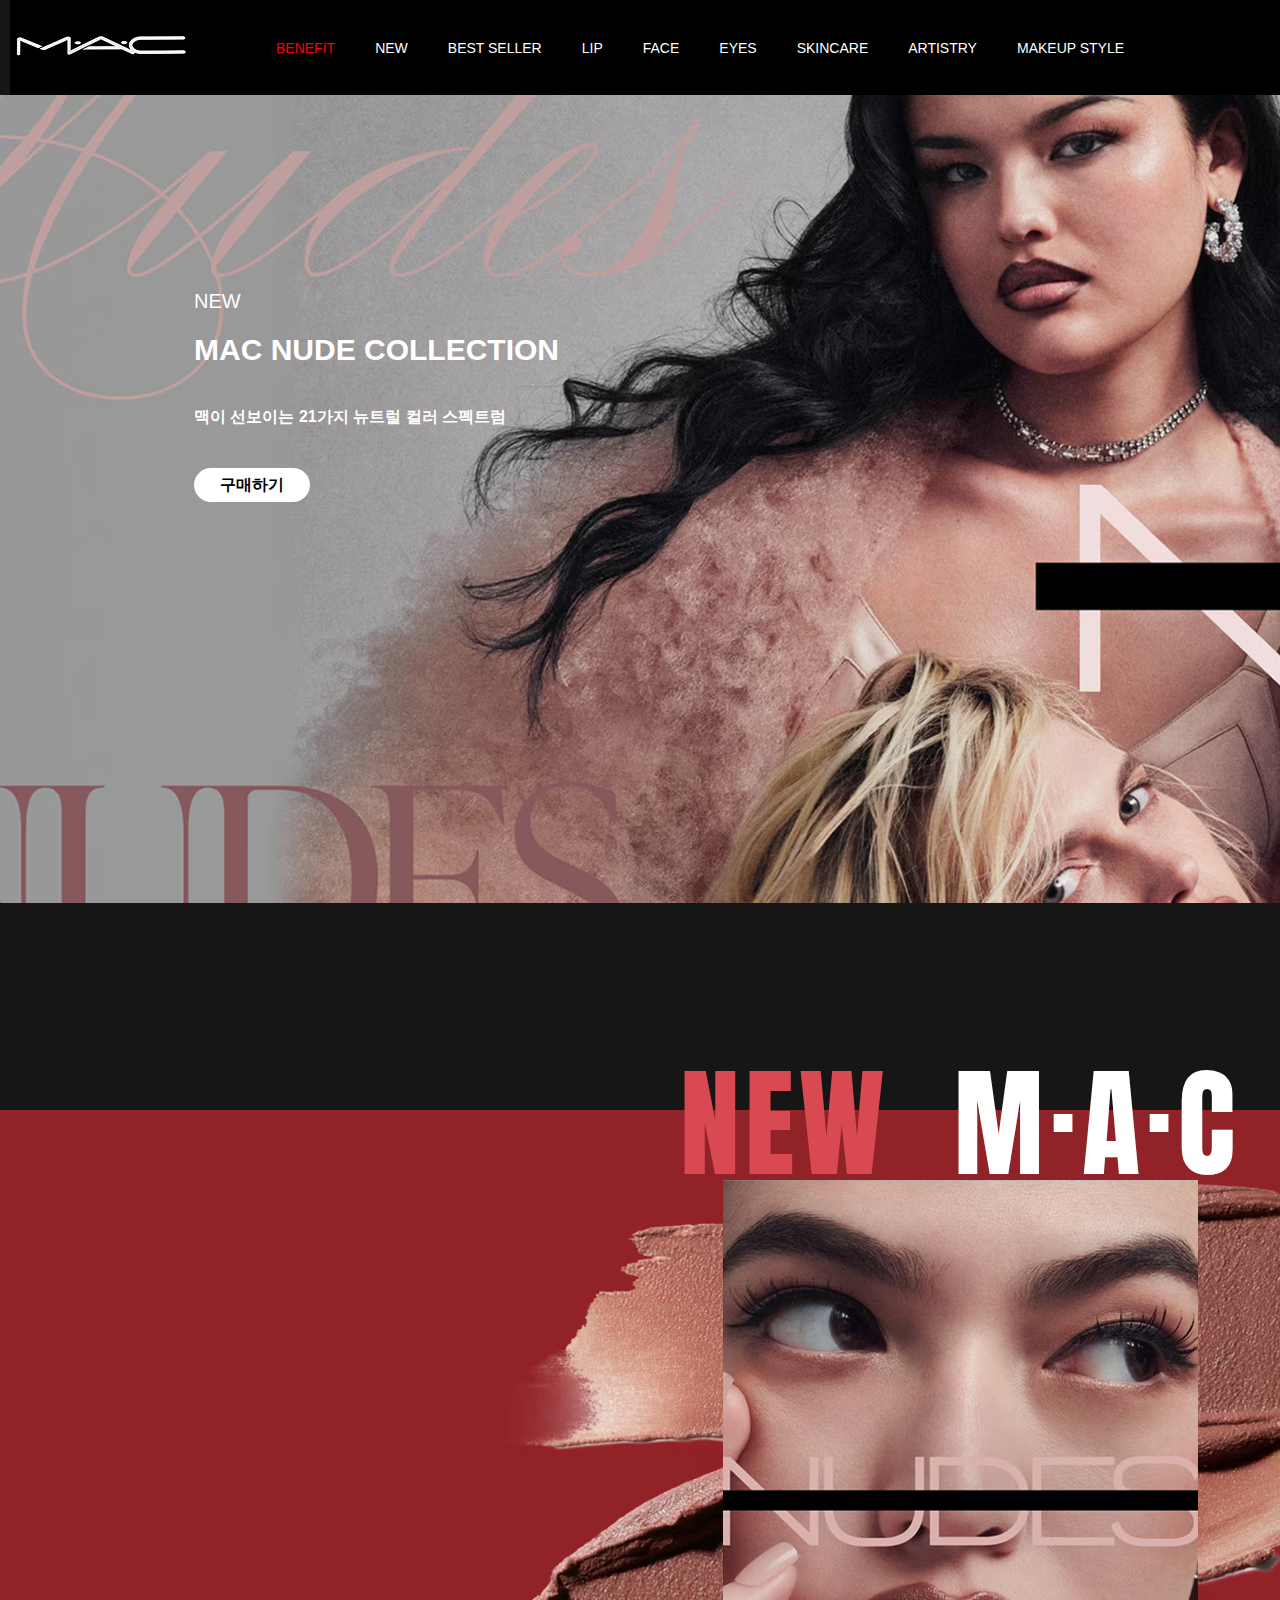
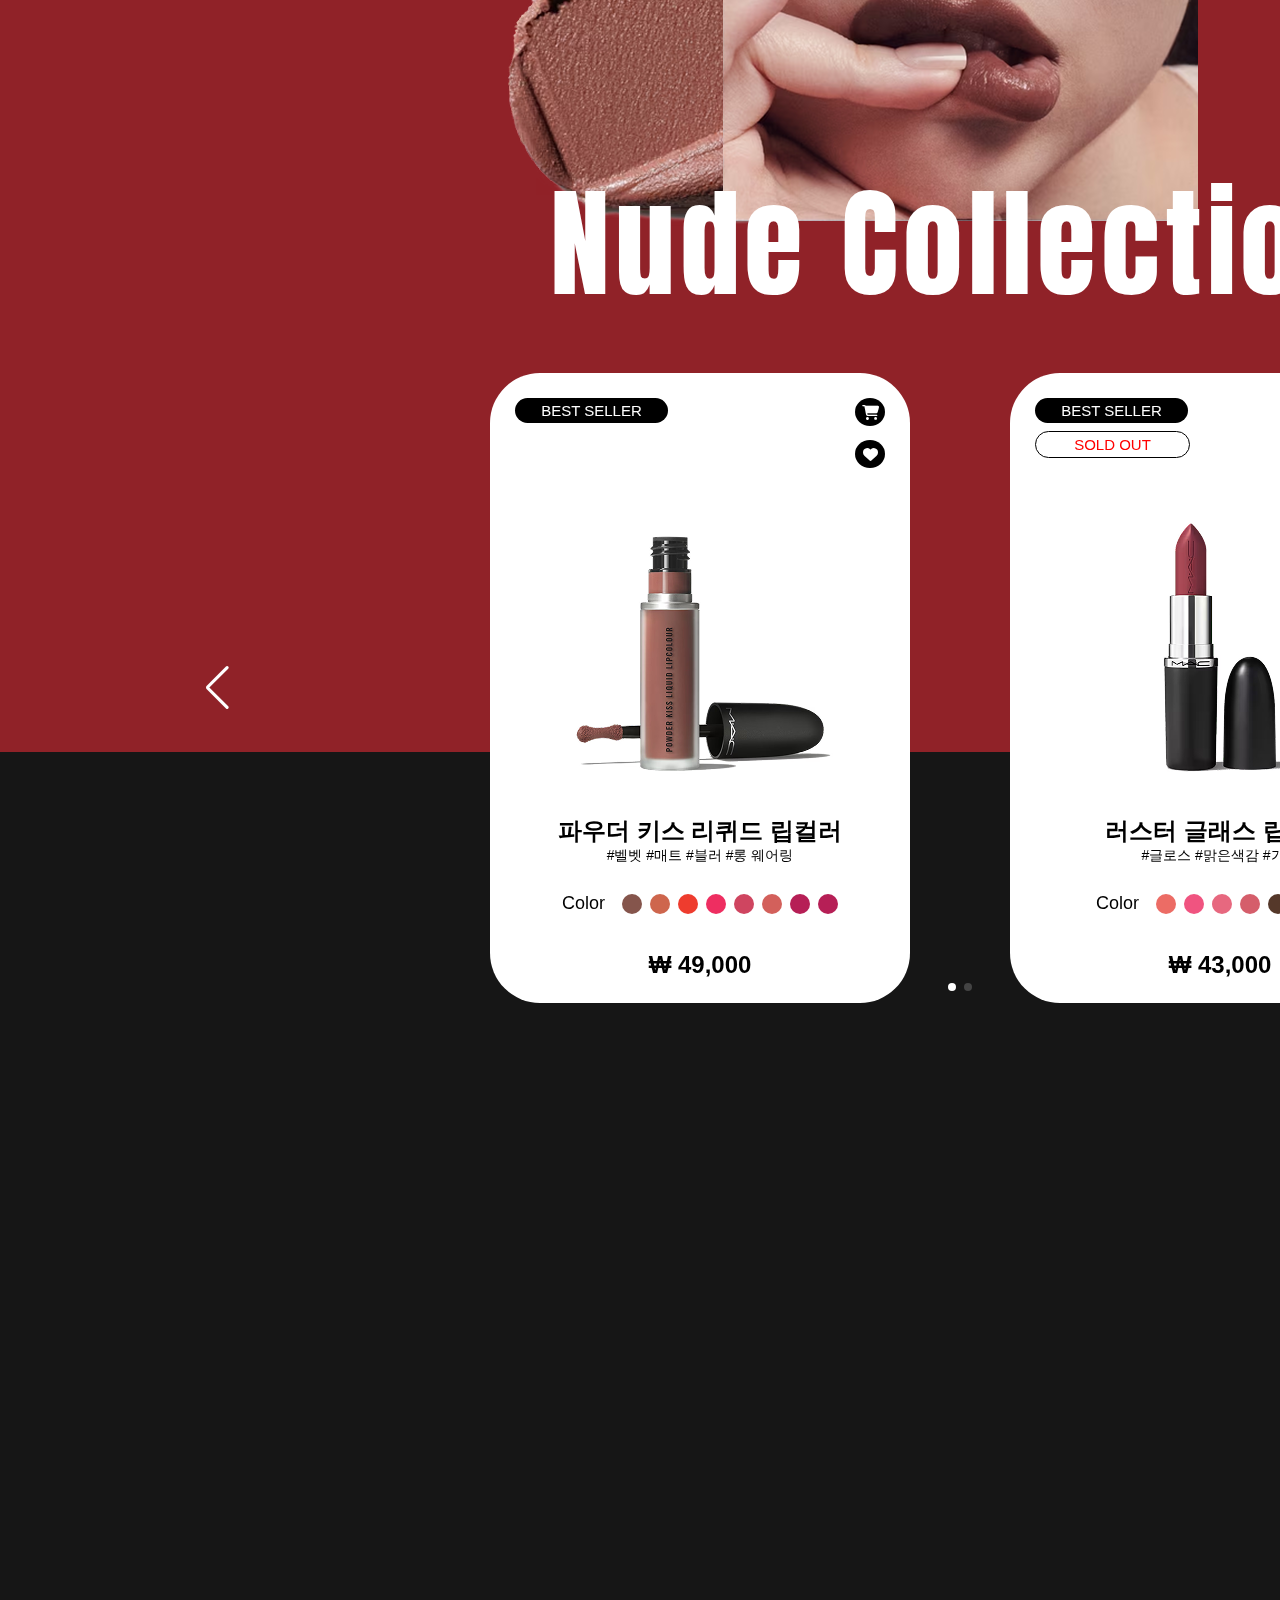
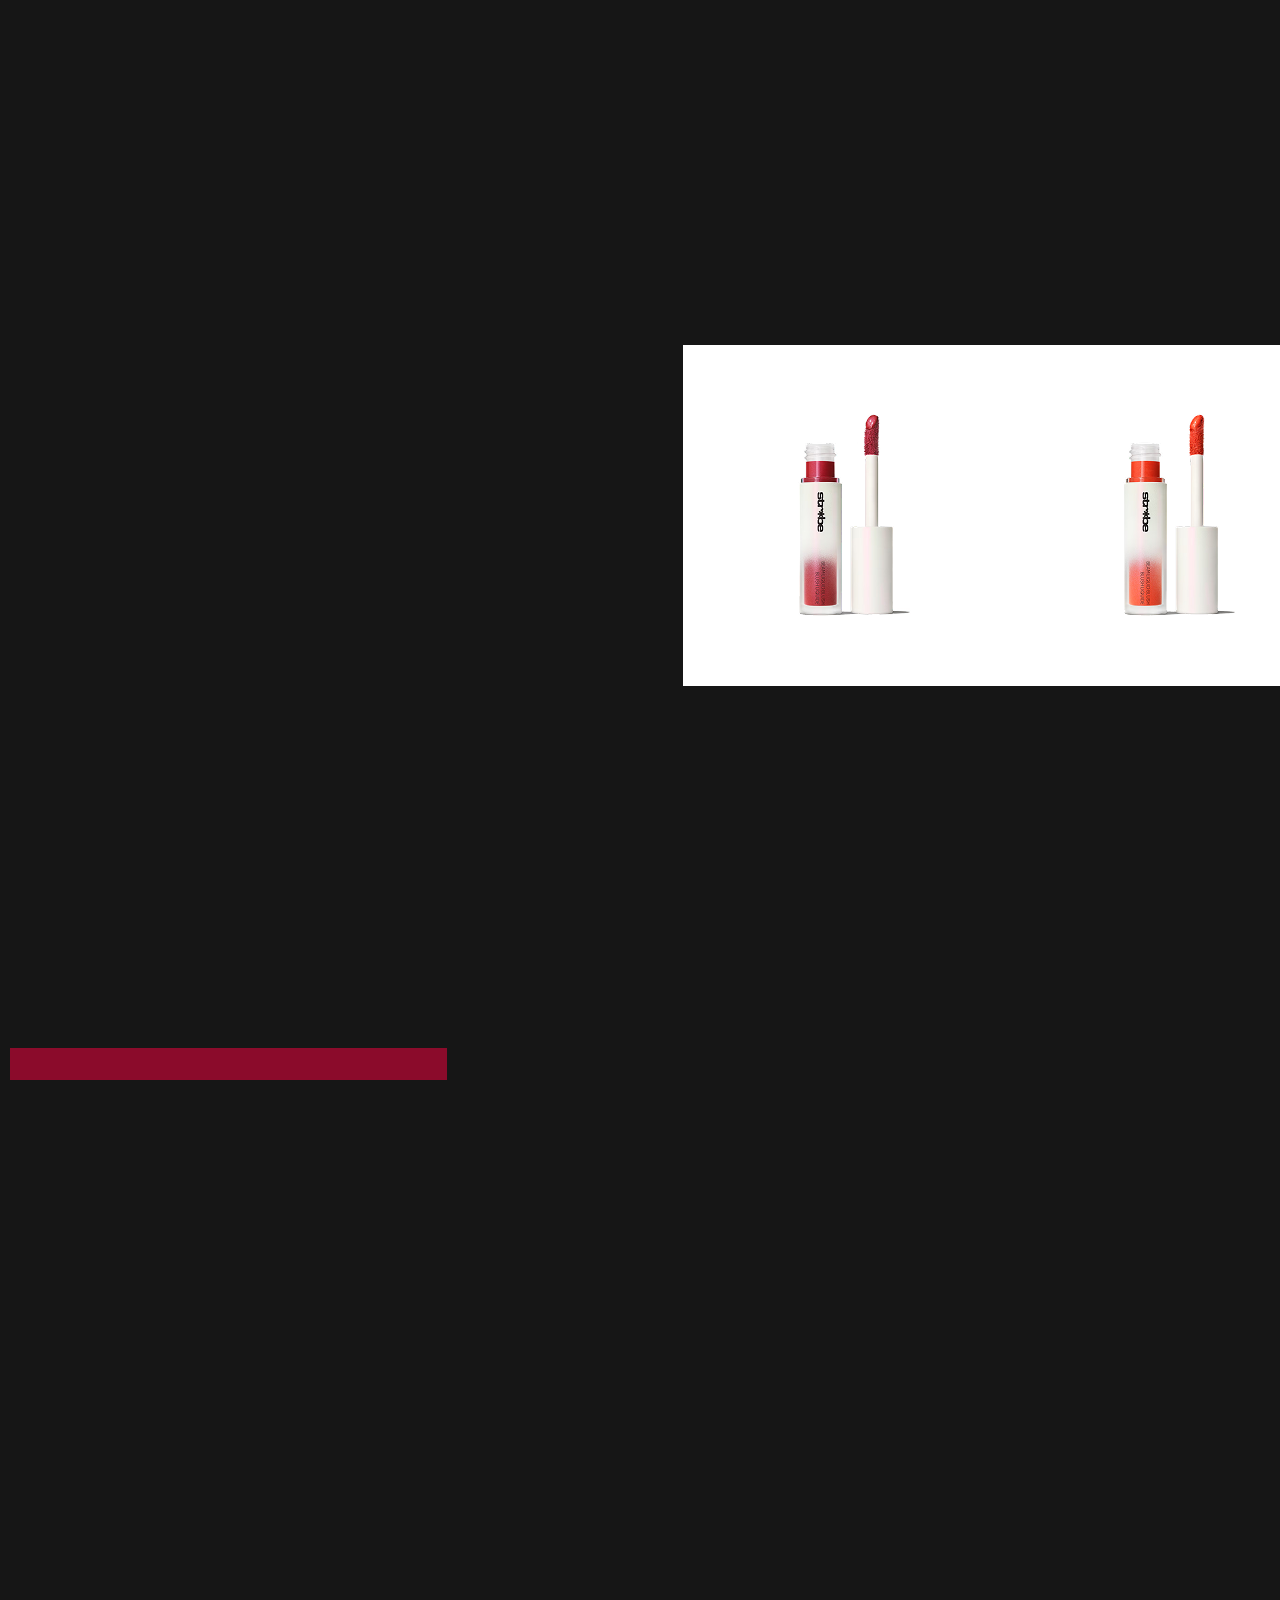
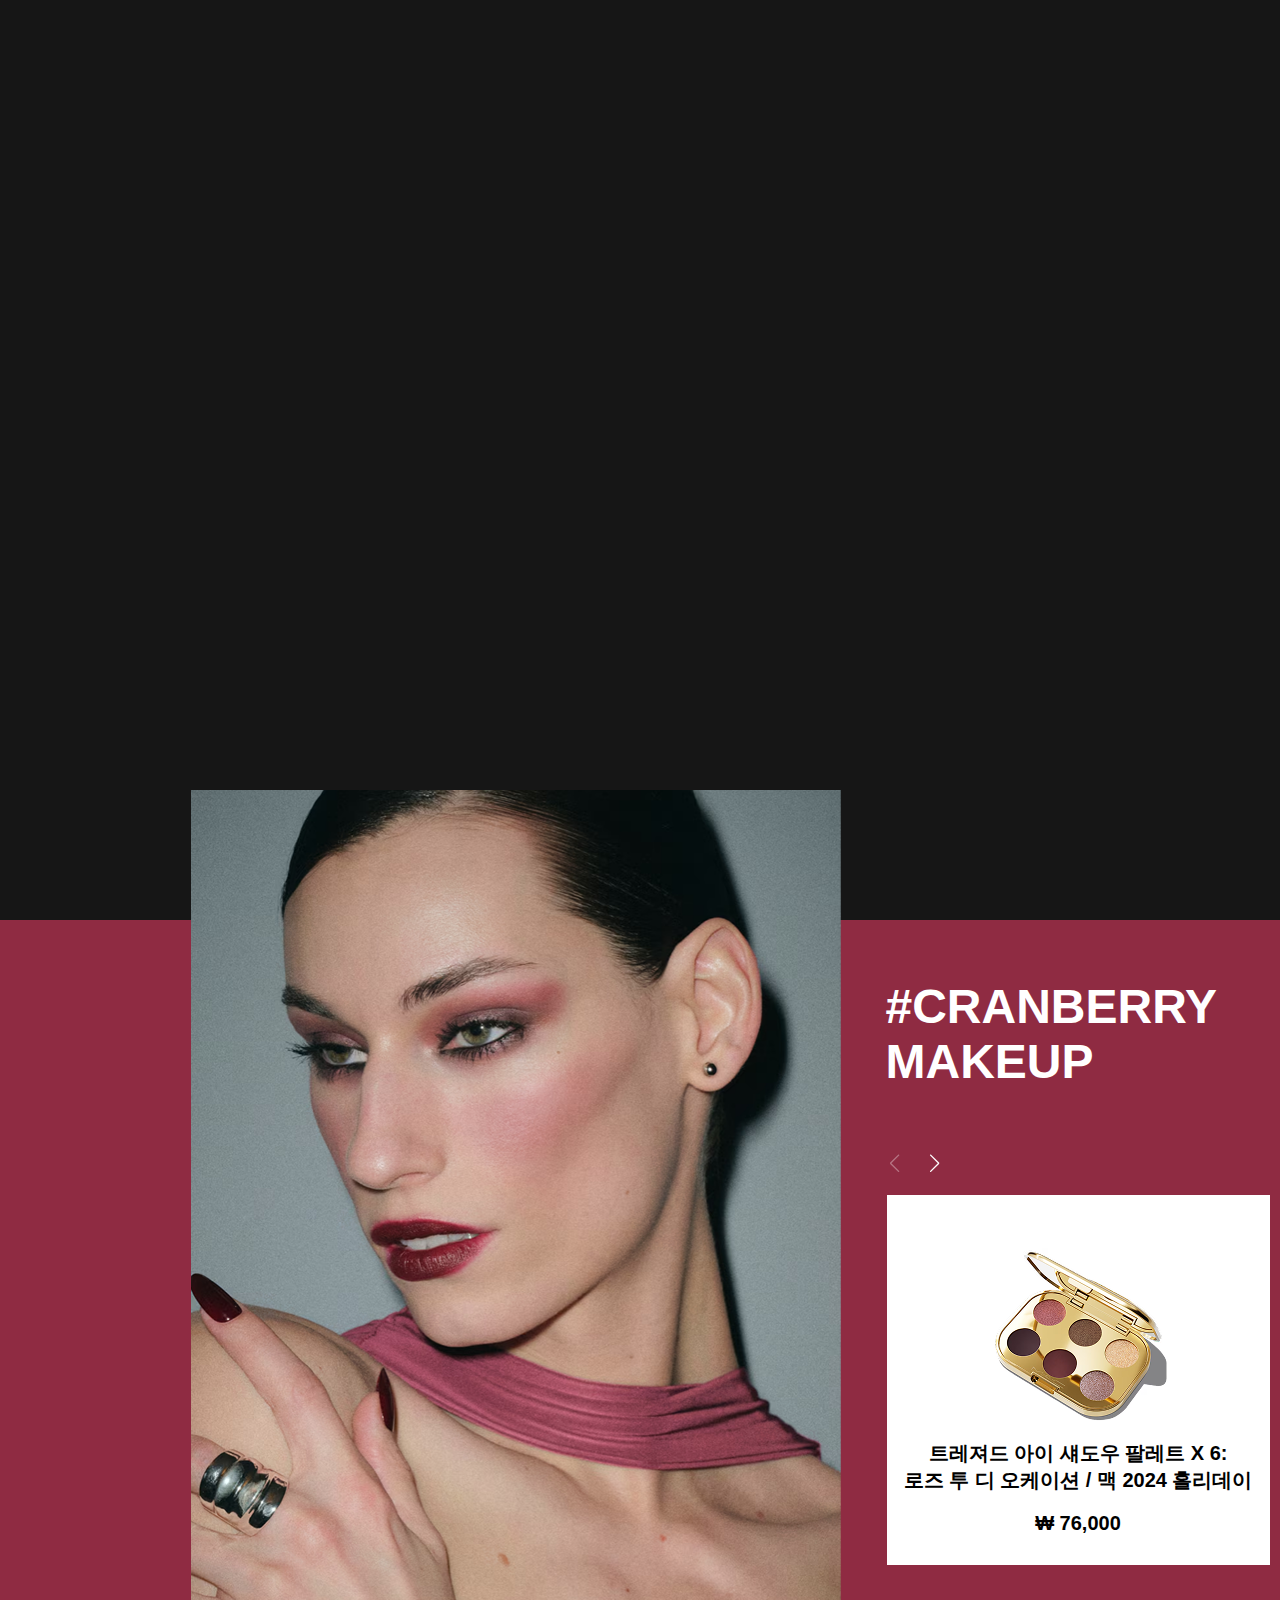
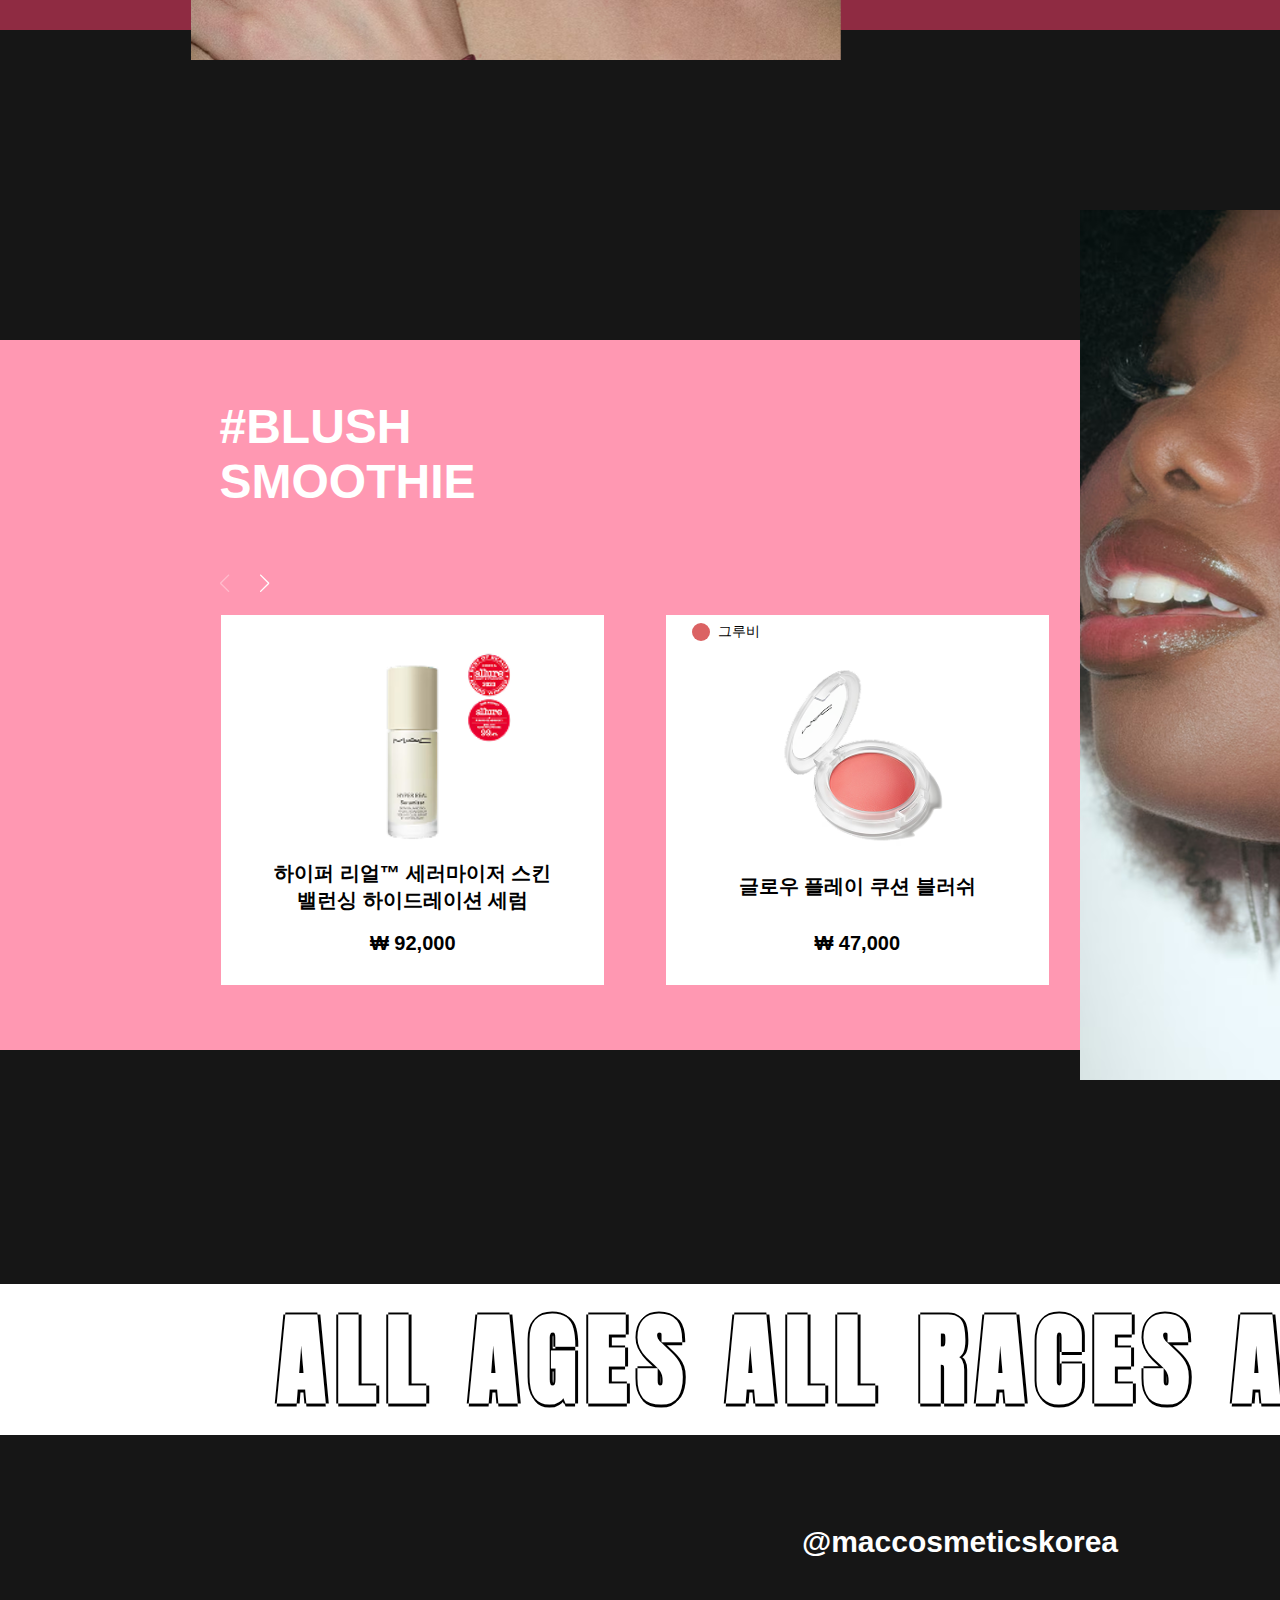
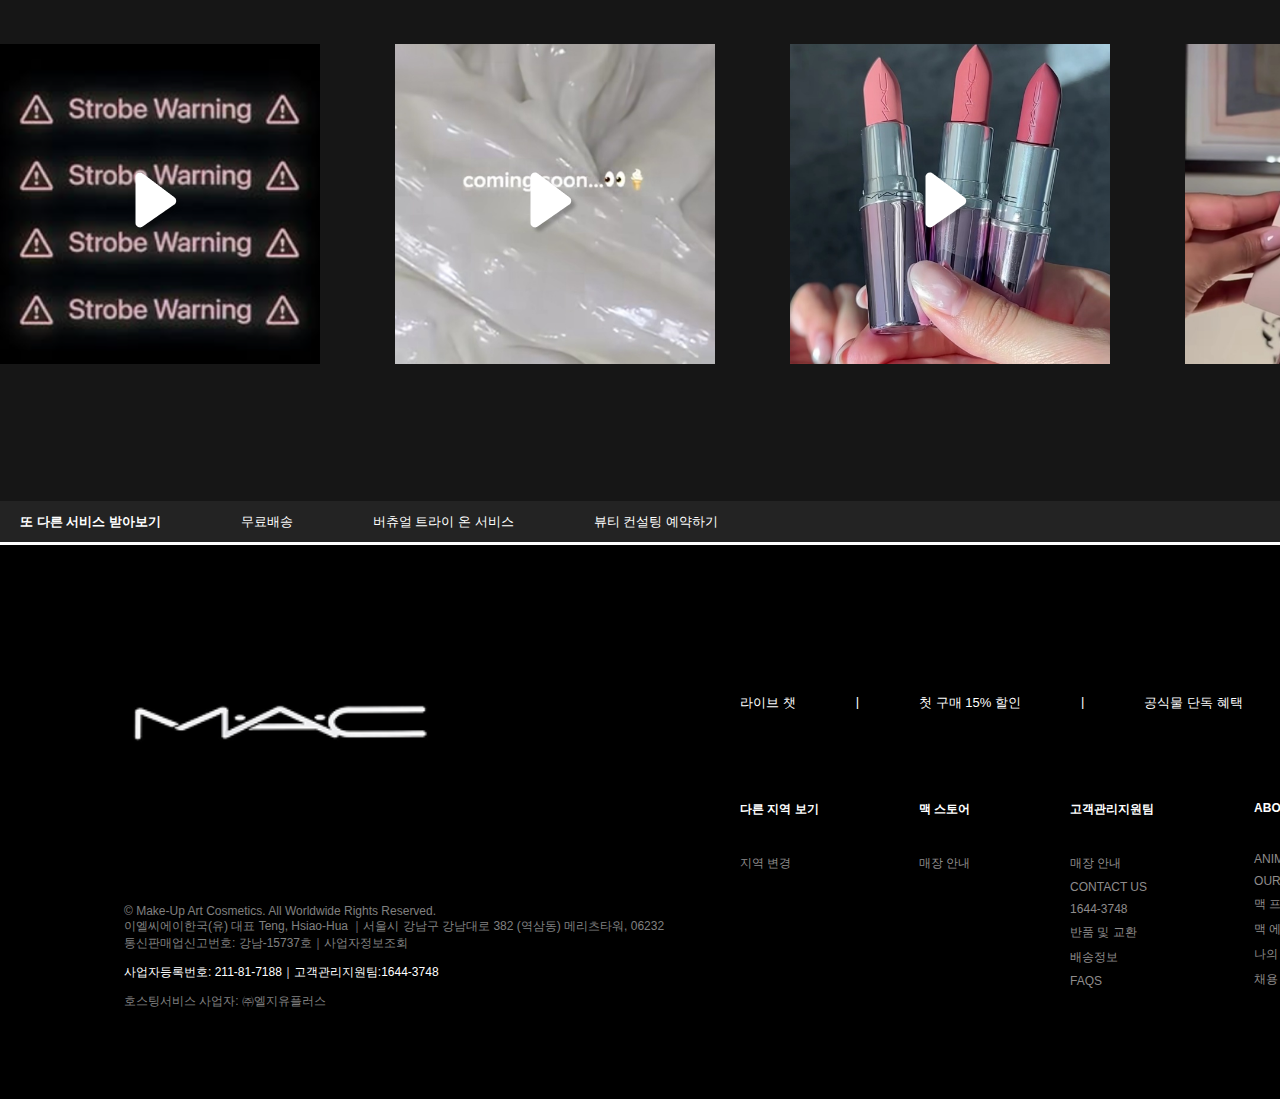
<file: index.html>
<!DOCTYPE html>
<html lang="en">

<head>
    <meta charset="UTF-8" />
    <meta name="viewport" content="width=device-width, initial-scale=1.0" />
    <title>mac_RD</title>

    <!-- 폰트어썸 -->
    <link rel="stylesheet" href="https://cdnjs.cloudflare.com/ajax/libs/font-awesome/6.5.2/css/all.min.css" />
    <link rel="preconnect" href="https://fonts.googleapis.com">
    <link rel="preconnect" href="https://fonts.gstatic.com" crossorigin>
    <link href="https://fonts.googleapis.com/css2?family=Abhaya+Libre:wght@400;500;600;700;800&family=Red+Hat+Display:ital,wght@0,300..900;1,300..900&family=Roboto:ital,wght@0,100..900;1,100..900&display=swap" rel="stylesheet">
    <link href="https://fonts.googleapis.com/css2?family=Anton&family=DM+Serif+Text&display=swap" rel="stylesheet">

    
    <!-- 스와이퍼 -->
    <link rel="stylesheet" href="https://cdn.jsdelivr.net/npm/swiper@11/swiper-bundle.min.css" />
    
    <!-- 불러오기 -->
    <link rel="stylesheet" href="style.css" />
    <script src="https://code.jquery.com/jquery-3.6.0.min.js"></script>
    
    <!-- aos -->
    <link href="https://unpkg.com/aos@2.3.1/dist/aos.css" rel="stylesheet">
    <script src="https://unpkg.com/aos@2.3.1/dist/aos.js" defer></script>

    <script src="https://cdn.jsdelivr.net/npm/swiper@11/swiper-bundle.min.js"></script>
    <link rel="stylesheet" href="https://cdnjs.cloudflare.com/ajax/libs/animate.css/4.1.1/animate.min.css"/>

    <script src="script.js" defer></script>
</head>

<body>
    <section class="section_topbar">
        <div class="topbar_box flex flex-ai-c margin">
            <div class="logo">
                <img src="/mac_img/image 138.png" alt="" />
            </div>

            <div class="topbar_menu white">
                <ul class="flex">
                    <li style="color: red">
                        <a href=""><span>BENEFIT</span></a>
                    </li>
                    <li>
                        <a href="#"><span>NEW</span></a>
                    </li>
                    <li>
                        <a href=""><span>BEST SELLER</span></a>
                    </li>
                    <li>
                        <a href=""><span>LIP </span></a>
                    </li>
                    <li>
                        <a href=""><span>FACE</span></a>
                    </li>
                    <li>
                        <a href=""><span>EYES</span> </a>
                    </li>
                    <li>
                        <a href=""><span>SKINCARE</span></a>
                    </li>
                    <li>
                        <a href=""><span>ARTISTRY</span></a>
                    </li>
                    <li>
                        <a href=""><span>MAKEUP STYLE</span></a>
                    </li>
                </ul>
            </div>

            <div class="topbar_search flex flex-ai-c relative">
                <nav class="search_box flex flex-ai-c">
                    <i class="fa-solid fa-magnifying-glass white"></i>
                    <nav class="search_txt">
                        <div class="search_form relative">
                            <input type="checkbox" />
                            <span class="white"></span>
                        </div>
                    </nav>
                </nav>

                <nav class="search_mypage relative">
                    <i class="fa-solid fa-circle-user white"></i>
                    <nav class="flex flex-jc-c flex-ai-c text-ai-c">
                        <span>
                            JOIN
                            <br />
                            LOYALITY
                        </span>
                    </nav>
                </nav>

                <div class="search_cart">
                    <i class="fa-solid fa-bag-shopping white"></i>
                </div>
            </div>
        </div>
    </section>

    <section class="section_banner">
        <div class="banner_box relative">
            <div class="banner_img_box">
                <img src="/mac_img/image 9.png" alt="" class="object-fit" />
            </div>

            <div class="banner_txt white flex">
                <div><span>NEW</span></div>
                <div><span>MAC NUDE COLLECTION</span></div>
                <div><span> 맥이 선보이는 21가지 뉴트럴 컬러 스펙트럼</span></div>
                <div class="flex flex-ai-c flex-jc-c text-ai-c">
                    <span>구매하기</span>
                </div>
            </div>
        </div>
    </section>

    <!-- <div class="gap"></div> -->

    <section class="section_mid_1">
        <div class="mid_bg"></div>
        <div class="mid_box">
            <div class="mid_txt flex flex-ai-c text-ai-c">
                <div class="mid_text_box flex flex-jc-c flex-ai-c white anton-regular">
                    <div>
                        <p style="color: #d94951">
                            NEW
                            <span style="color: #fff">&nbsp;M·A·C</span>
                        </p>
                        <span>Nude Collection</span>
                    </div>
                </div>
            </div>

            <div class="img_box flex flex-ai-c flex-jc-c">
                <div class="animate__animated animate__fadeIn mid_img flex flex-ai-c flex-jc-c ">
                    <img src="/mac_img/Group 18.png" alt="" />
                </div>
            </div>

            <div class="swiper mySwiper">
                <div class="swiper-wrapper">
                    <div class="swiper-slide swiper-slide1">
                        <div class="slide_box slide_box1">
                            <div class="slide_box_product flex">
                                <div class="product_bestseller">
                                    <span class="bestseller_box white flex flex-jc-c flex-ai-c">BEST SELLER</span>
                                </div>

                                <div class="product_add_bag flex">
                                    <div class="icon cart_i flex flex-jc-c flex-ai-c white">
                                        <i class="fa-solid fa-cart-shopping"></i>
                                    </div>
                                    <div class="icon add_i flex flex-jc-c flex-ai-c white">
                                        <i class="fa-solid fa-heart"></i>
                                    </div>
                                </div>
                            </div>
                            <div class="slide_box_img flex flex-jc-c flex-ai-c">
                                <img class="object-fit" src="/mac_img/mac_nude_1.png" alt="" />
                            </div>
                            <div class="slide_box_text flex flex-jc-c flex-ai-c text-ai-c">
                                <span>파우더 키스 리퀴드 립컬러</span>
                                <span>#벨벳 #매트 #블러 #롱 웨어링</span>
                            </div>
                            <div class="slide_box_color flex flex-jc-c flex-ai-c text-ai-c">
                                <div class="color_text">Color</div>
                                <div class="color_palette">
                                    <ul style="gap: 8px" class="flex">
                                        <li style="background-color: #85554c"></li>
                                        <li style="background-color: #ce664d"></li>
                                        <li style="background-color: #ee3c2e"></li>
                                        <li style="background-color: #ee2e61"></li>
                                        <li style="background-color: #cf4560"></li>
                                        <li style="background-color: #d3605b"></li>
                                        <li style="background-color: #b61f56"></li>
                                        <li style="background-color: #b61f56"></li>
                                    </ul>
                                </div>
                            </div>
                            <div class="slide_box_price">
                                <span>₩ 49,000</span>
                            </div>
                        </div>

                        <div class="slide_box slide_box2">
                            <div class="slide_box_product flex">
                                <div style="gap: 8px" class="product_bestseller flex">
                                    <div class="bestseller_box white flex flex-jc-c flex-ai-c">
                                        BEST SELLER
                                    </div>
                                    <div class="bestseller_box white flex flex-jc-c flex-ai-c">
                                        SOLD OUT
                                    </div>
                                </div>

                                <div class="product_add_bag flex">
                                    <div class="icon cart_i flex flex-jc-c flex-ai-c white">
                                        <i class="fa-solid fa-cart-shopping"></i>
                                    </div>
                                    <div class="icon add_i flex flex-jc-c flex-ai-c white">
                                        <i class="fa-solid fa-heart"></i>
                                    </div>
                                </div>
                            </div>

                            <div class="slide_box_img flex flex-jc-c flex-ai-c">
                                <img src="/mac_img/mac_nude_2.png" alt="" />
                            </div>
                            <div class="slide_box_text flex flex-jc-c flex-ai-c text-ai-c">
                                <span>러스터 글래스 립스틱</span>
                                <span>#글로스 #맑은색감 #가볍</span>
                            </div>
                            <div class="slide_box_color flex flex-jc-c flex-ai-c text-ai-c">
                                <div class="color_text">Color</div>
                                <div class="color_palette">
                                    <ul style="gap: 8px" class="flex">
                                        <li style="background-color: #ec6c65"></li>
                                        <li style="background-color: #f05480"></li>
                                        <li style="background-color: #e7687f"></li>
                                        <li style="background-color: #d55e6b"></li>
                                        <li style="background-color: #55382a"></li>
                                        <li style="background-color: #895950"></li>
                                        <li style="background-color: #d94e51"></li>
                                    </ul>
                                </div>
                            </div>
                            <div class="slide_box_price">
                                <span>₩ 43,000</span>
                            </div>
                        </div>
                    </div>
                    <div class="swiper-slide swiper-slide2">
                        <div class="slide_box slide_box3">
                            <div class="slide_box_product flex">
                                <div style="gap: 8px" class="product_bestseller flex">
                                    <div></div>
                                    <div class="bestseller_box white flex flex-jc-c flex-ai-c">
                                        SOLD OUT
                                    </div>
                                </div>

                                <div class="product_add_bag flex">
                                    <div class="icon cart_i flex flex-jc-c flex-ai-c white">
                                        <i class="fa-solid fa-cart-shopping"></i>
                                    </div>
                                    <div class="icon add_i flex flex-jc-c flex-ai-c white">
                                        <i class="fa-solid fa-heart"></i>
                                    </div>
                                </div>
                            </div>
                            <div class="slide_box_img flex flex-jc-c flex-ai-c">
                                <img src="/mac_img/mac_nude_3.png" alt="" />
                            </div>
                            <div class="slide_box_text flex flex-jc-c flex-ai-c text-ai-c">
                                <span>맥시멀 슬릭 새틴 립스틱</span>
                                <span>#광택감 #윤기 #30가지 컬러</span>
                            </div>
                            <div class="slide_box_color flex flex-jc-c flex-ai-c text-ai-c">
                                <div class="color_text">Color</div>
                                <div class="color_palette">
                                    <ul style="gap: 8px" class="flex">
                                        <li style="background-color: #D5A076"></li>
                                        <li style="background-color: #7E5F4B"></li>
                                        <li style="background-color: #DB9179"></li>
                                        <li style="background-color: #755039"></li>
                                        <li style="background-color: #D7A18C"></li>
                                        <li style="background-color: #C68172"></li>
                                        <li style="background-color: #BA8757"></li>
                                    </ul>
                                </div>
                            </div>
                            <div class="slide_box_price">
                                <span>₩ 39,000</span>
                            </div>
                        </div>

                        <div class="slide_box slide_box4">
                            <div class="slide_box_product flex">
                                <div style="gap: 8px" class="product_bestseller flex">
                                    <div class="bestseller_box white flex flex-jc-c flex-ai-c">
                                        BEST SELLER
                                    </div>
                                </div>

                                <div class="product_add_bag flex">
                                    <div class="icon cart_i flex flex-jc-c flex-ai-c white">
                                        <i class="fa-solid fa-cart-shopping"></i>
                                    </div>
                                    <div class="icon add_i flex flex-jc-c flex-ai-c white">
                                        <i class="fa-solid fa-heart"></i>
                                    </div>
                                </div>
                            </div>

                            <div class="slide_box_img flex flex-jc-c flex-ai-c">
                                <img src="/mac_img/mac_nude_4.png" alt="" />
                            </div>
                            <div class="slide_box_text flex flex-jc-c flex-ai-c text-ai-c">
                                <span>맥시멀 실키 매트 립스틱</span>
                                <span>#코코넛 오일 #쉬어 버터 #총알 립스틱</span>
                            </div>
                            <div class="slide_box_color flex flex-jc-c flex-ai-c text-ai-c">
                                <div class="color_text">Color</div>
                                <div class="color_palette">
                                    <ul style="gap: 8px" class="flex">
                                        <li style="background-color: #BF7D6E"></li>
                                        <li style="background-color: #A5705C"></li>
                                        <li style="background-color: #AB675A"></li>
                                        <li style="background-color: #7D4D4D"></li>
                                        <li style="background-color: #CFA282"></li>
                                        <li style="background-color: #82462C"></li>
                                        <li style="background-color: #412B26"></li>
                                    </ul>
                                </div>
                            </div>
                            <div class="slide_box_price">
                                <span>₩ 39,000</span>
                            </div>
                        </div>
                    </div>
                </div>

                <div class="swiper-button-next"></div>
                <div class="swiper-button-prev"></div>
                <div class="swiper-pagination"></div>
            </div>
        </div>
    </section>

    <div class="gap"></div>

    <section class="section_mid_2">
        <div class="mid_box_2 flex">
          <div class="md2_img_box object-fit">
            <div data-aos="fade-right">
                <img src="/mac_img/md2_img.png" alt="">
            </div>
          </div>
          <div class="md2_content white flex">
            <div class="md2_content_1 relative">
              <div class="content_text_1 anton-regular">
                <div data-aos="fade-right"
                    data-aos-offset="300"
                    data-aos-easing="ease-in-sine"
                    data-aos-duration="600">
                    <span>
                        NEW!
                        <br>
                        <div 
                            data-aos="fade-right"
                            data-aos-offset="300"
                            data-aos-easing="ease-in-sine"
                            data-aos-duration="900">
                        <div style="color: #FF98B2;">
                        Strobe Beam 
                        <br>
                        Liquid Blush
                        </div>
                        </div>
                      </span>
                </div>
            
              </div>
              <div class="content_text_2 flex">
                <span>나만의 컬러 찾기</span>
                <img src="/mac_img/Vector 47.png" alt="">
              </div>
            </div>
    
            <div class="md2_content_2 flex">
              <div class="swiper swiper_md2">
                <div class="swiper-wrapper">   
                  <div class="swiper-slide flex flex-jc-c flex-ai-c text-ai-c">
                    <img src="/mac_img/image 151.png" alt="">
                  </div>
                  <div class="swiper-slide">
                    <img src="/mac_img/image 152.png" alt=""></div>
                  <div class="swiper-slide">
                    <img src="/mac_img/image 153.png" alt="">
                  </div>
                  <div class="swiper-slide">
                    <img src="/mac_img/image 154.png" alt="">
                  </div>
                  <div class="swiper-slide">
                    <img src="/mac_img/image 155.png" alt="">
                  </div>
                  <div class="swiper-slide">
                    <img src="/mac_img/image 156.png" alt="">
                  </div>
                  <div class="swiper-slide">
                    <img src="/mac_img/image 157.png" alt="">
                  </div>
                  <div class="swiper-slide">
                    <img src="/mac_img/image 158.png" alt="">
                  </div>
                  <div class="swiper-slide">
                    <img src="/mac_img/image 159.png" alt="">
                  </div>
                  <div class="swiper-slide">
                    <img src="/mac_img/image 160.png" alt="">
                  </div>
                </div>
                <div class="swiper-pagination_md2"></div>
              </div>
            </div>
          </div>
        </div>
    </section>

    <div class="gap"></div>

      <section class="section_mid_3 relative margin cursor-area">
        <div class="mid_color_box"></div>
        <div class="mid_3_box abhaya-libre-extrabold margin white">
          <div class="mid_3_text_box1">
            <div data-aos="fade-up"
                data-aos-duration="1500"
                data-aos-delay="0">
                    <span>
                        M.A.C COSMETICS
                        <br>
                        It's based on artistic expression, I have
                        <br>
                        established myself as a color authority.
                        <br>
                        Conscious beauty centered on diversity and 
                        <br>
                        inclusion He's socially responsible, and now Mack
                        <br>
                        It is sold in 120 countries around the world.
                        </span>
            </div>
          </div>

          <div class="mid_3_text_box2">
            <div data-aos="fade-up"
                data-aos-duration="1000"
                data-aos-delay="600">
                <span>WITH MAC</span>
            </div>
            
          </div>
          <div class="mid_3_text_box3">
            <div data-aos="fade-up"
                data-aos-duration="1000"
                data-aos-delay="800">
                <span>about us</span>
                <i class="fa-solid fa-arrow-right white"></i>
            </div>
            
          </div>
    
         
        </div>
    

        <div class="cursor"></div>
        <div class="cursor-shadow"></div>
    </section>


    <section class="section_mid_4">
        <div class="mid_4_text_box white flex flex-jc-c ai-c class=">
            <div data-aos="fade-right">
                <span>LOOKS DESTINATION </span>
            </div>
        </div>
        <div class="mid_4_box1 relative flex flex-jc-c">
          <div class="mid4_bg"></div>
          <div class="mid4_img">
            <img src="/mac_img/md4_img1.png" alt="">
          </div>
          <div class="mid4_content">
            <div class="content4_text white">
              <span>
                #CRANBERRY 
                <br>
                MAKEUP
              </span>
            </div>
            <div class="content4_slide">
                <div class="swiper swiper_md4 relative">
                    <div class="swiper-wrapper">
                      <div class="swiper-slide">
                        <div class="md4_slide_box slide_box_1">
                            <div class="md4_color"></div>
                            <div class="md4_img_box">
                                <img src="/mac_img/md4_1.png" alt="">
                            </div>
                            <div class="md4_text_box flex">
                                <div>
                                    <span>
                                        트레져드 아이 섀도우 팔레트 X 6:
                                        <br> 
                                        로즈 투 디 오케이션 / 맥 2024 홀리데이
                                    </span>
                                </div>
                                <div>
                                    <span>₩ 76,000</span>
                                </div>
                            </div>
                        </div>
                      </div>
                      <div class="swiper-slide">
                        <div class="md4_slide_box slide_box_2">
                        <div class="md4_color flex flex-ai-c text-ai-c">
                            <div class="md4_color_box"></div>
                            <div class="md4_color_name">
                                <span>디바</span>
                            </div>
                        </div>
                        <div class="md4_img_box">
                            <img src="/mac_img/md4_2.png" alt="">
                        </div>
                        <div class="md4_text_box flex">
                            <div>
                                <span>
                                    맥시멀 실키 매트 립스틱
                                </span>
                            </div>
                            <div>
                                <span>₩ 47,000</span>
                            </div>
                        </div>
                    </div>
                      </div>
                      <div class="swiper-slide">
                        <div class="md4_slide_box slide_box_3">
                            <div class="md4_color flex flex-ai-c text-ai-c">
                                <div class="md4_color_box"></div>
                                <div class="md4_color_name">
                                    <span>카페 모카</span>
                                </div>
                            </div>
                            <div class="md4_img_box">
                                <img src="/mac_img/md4_3.png" alt="">
                            </div>
                            <div class="md4_text_box flex">
                                <div>
                                    <span>
                                        맥시멀 실키 매트 립스틱
                                    </span>
                                </div>
                                <div>
                                    <span>₩ 47,000</span>
                                </div>
                            </div>
                        </div>
                      </div>
                      <div class="swiper-slide">
                        <div class="md4_slide_box slide_box_4">
                            <div class="md4_color"></div>
                            <div class="md4_img_box">
                                <img src="/mac_img/md4_4.png" alt="">
                            </div>
                            <div class="md4_text_box flex">
                                <div>
                                    <span>
                                        커넥트 인 컬러 아이 섀도우 팔레트 X6 / 
                                        <br>
                                        임베디드 인 버건디
                                    </span>
                                </div>
                                <div>
                                    <span>₩ 76,000</span>
                                </div>
                            </div>
                        </div>
                      </div>
                      <div class="swiper-slide">
                        <div class="md4_slide_box slide_box_5">
                            <div class="md4_color flex flex-ai-c text-ai-c">
                                <div class="md4_color_box"></div>
                                <div class="md4_color_name">
                                    <span>하프 레드</span>
                                </div>
                            </div>
                            <div class="md4_img_box">
                                <img src="/mac_img/md4_5.png" alt="">
                            </div>
                            <div class="md4_text_box flex">
                                <div>
                                    <span>
                                        립 펜슬
                                    </span>
                                </div>
                                <div>
                                    <span>₩ 38,000</span>
                                </div>
                            </div>
                        </div>
                      </div>
                      <div class="swiper-slide">
                        <div class="md4_slide_box slide_box_6">
                            <div class="md4_color flex flex-ai-c text-ai-c">
                                <div class="md4_color_box"></div>
                                <div class="md4_color_name">
                                    <span></span>
                                </div>
                            </div>
                            <div class="md4_img_box">
                                <img src="/mac_img/md4_6.png" alt="">
                            </div>
                            <div class="md4_text_box flex">
                                <div>
                                    <span>
                                        하이퍼 리얼™ 세러마이저 스킨
                                        <br> 
                                        밸런싱 하이드레이션 세럼
                                    </span>
                                </div>
                                <div>
                                    <span>₩ 92,000</span>
                                </div>
                            </div>
                        </div>
                      </div>
                      <div class="swiper-slide">
                        <div class="md4_slide_box slide_box_7">
                            <div class="md4_color flex flex-ai-c text-ai-c">
                                <div class="md4_color_box"></div>
                                <div class="md4_color_name">
                                    <span>N12</span>
                                </div>
                            </div>
                            <div class="md4_img_box">
                                <img src="/mac_img/md4_7.png" alt="">
                            </div>
                            <div class="md4_text_box flex">
                                <div>
                                    <span>
                                        스튜디오 래디언스
                                        <br>
                                        세럼-파워 파운데이션
                                    </span>
                                </div>
                                <div>
                                    <span>₩ 79,000</span>
                                </div>
                            </div>
                        </div>
                      </div>
                      <div class="swiper-slide">
                        <div class="md4_slide_box slide_box_8">
                            <div class="md4_color flex flex-ai-c text-ai-c">
                                <div class="md4_color_box"></div>
                                <div class="md4_color_name">
                                    <span>그루비</span>
                                </div>
                            </div>
                            <div class="md4_img_box">
                                <img src="/mac_img/md4_8.png" alt="">
                            </div>
                            <div class="md4_text_box flex">
                                <div>
                                    <span>
                                        글로우 플레이 쿠션 블러쉬
                                    </span>
                                </div>
                                <div>
                                    <span>₩ 47,000</span>
                                </div>
                            </div>
                        </div>
                      </div>
                      <div class="swiper-slide">
                        <div class="md4_slide_box slide_box_9">
                            <div class="md4_color flex flex-ai-c text-ai-c">
                                <div class="md4_color_box"></div>
                                <div class="md4_color_name">
                                    <span>글라이드 올 다이이</span>
                                </div>
                            </div>
                            <div class="md4_img_box">
                                <img src="/mac_img/md4_9.png" alt="">
                            </div>
                            <div class="md4_text_box flex">
                                <div>
                                    <span>
                                        맥 컬러 엑세스
                                        <br>
                                        젤 펜슬 아이라이너
                                    </span>
                                </div>
                                <div>
                                    <span>₩ 45,000</span>
                                </div>
                            </div>
                        </div>
                      </div>
                    </div>
                    <div class="swiper-button-next"></div>
                    <div class="swiper-button-prev"></div>
                  </div>
            </div>
          </div>
        </div>
        <div class="mid_4_margin"></div>
        <div class="mid_4_box2 relative flex flex-jc-c">
            <div class="mid4_bg"></div>
            <div class="mid4_content">
            <div class="content4_text white">
              <span>
                #BLUSH 
                <br>
                SMOOTHIE
              </span>
            </div>
            <div class="content4_slide">
                <div class="swiper swiper_md4">
                    <div class="swiper-wrapper">
                      <div class="swiper-slide">
                        <div class="md4_slide_box slide_box_6">
                            <div class="md4_color flex flex-ai-c text-ai-c">
                                <div class="md4_color_box"></div>
                                <div class="md4_color_name">
                                    <span></span>
                                </div>
                            </div>
                            <div class="md4_img_box">
                                <img src="/mac_img/md4_6.png" alt="">
                            </div>
                            <div class="md4_text_box flex">
                                <div>
                                    <span>
                                        하이퍼 리얼™ 세러마이저 스킨
                                        <br> 
                                        밸런싱 하이드레이션 세럼
                                    </span>
                                </div>
                                <div>
                                    <span>₩ 92,000</span>
                                </div>
                            </div>
                        </div>
                      </div>
                      <div class="swiper-slide">
                        <div class="md4_slide_box slide_box_8">
                            <div class="md4_color flex flex-ai-c text-ai-c">
                                <div class="md4_color_box"></div>
                                <div class="md4_color_name">
                                    <span>그루비</span>
                                </div>
                            </div>
                            <div class="md4_img_box">
                                <img src="/mac_img/md4_8.png" alt="">
                            </div>
                            <div class="md4_text_box flex">
                                <div>
                                    <span>
                                        글로우 플레이 쿠션 블러쉬
                                    </span>
                                </div>
                                <div>
                                    <span>₩ 47,000</span>
                                </div>
                            </div>
                        </div>
                      </div>
                      <div class="swiper-slide">
                        <div class="md4_slide_box slide_box_7">
                            <div class="md4_color flex flex-ai-c text-ai-c">
                                <div class="md4_color_box"></div>
                                <div class="md4_color_name">
                                    <span>N12</span>
                                </div>
                            </div>
                            <div class="md4_img_box">
                                <img src="/mac_img/md4_7.png" alt="">
                            </div>
                            <div class="md4_text_box flex">
                                <div>
                                    <span>
                                        스튜디오 래디언스
                                        <br>
                                        세럼-파워 파운데이션
                                    </span>
                                </div>
                                <div>
                                    <span>₩ 79,000</span>
                                </div>
                            </div>
                        </div>
                      </div>
                      <div class="swiper-slide">
                        <div class="md4_slide_box slide_box_10">
                            <div class="md4_color flex flex-ai-c text-ai-c">
                                <div class="md4_color_box"></div>
                                <div class="md4_color_name">
                                    <span>페이보릿</span>
                                </div>
                            </div>
                            <div class="md4_img_box">
                                <img src="/mac_img/md4_10.png" alt="">
                            </div>
                            <div class="md4_text_box flex">
                                <div>
                                    <span>
                                        글로우 플레이 텐더토크 립 밤
                                    </span>
                                </div>
                                <div>
                                    <span>₩ 38,000</span>
                                </div>
                            </div>
                        </div>
                      </div>
                      <div class="swiper-slide">
                        <div class="md4_slide_box slide_box_10">
                            <div class="md4_color flex flex-ai-c text-ai-c">
                                <div class="md4_color_box"></div>
                                <div class="md4_color_name">
                                    <span>브러시 블랙</span>
                                </div>
                            </div>
                            <div class="md4_img_box">
                                <img src="/mac_img/md4_11.png" alt="">
                            </div>
                            <div class="md4_text_box flex">
                                <div>
                                    <span>
                                        브러시스트로크 24-아워 라이너
                                    </span>
                                </div>
                                <div>
                                    <span>₩ 45,000</span>
                                </div>
                            </div>
                        </div>
                      </div>
                    </div>
                    <div class="swiper-button-next swiper-button-next-2"></div>
                    <div class="swiper-button-prev swiper-button-prev-2"></div>
                  </div>
            </div>
            </div>
            <div class="mid4_img">
                <img src="/mac_img/md4_img2.png" alt="">
            </div>
        </div>
        </div>
    </section>

    <div class="gap"></div>

    <section class="txt_ani relative">
        <div>
            <ul class="flex flex-ai-c flex-jc-c text-ai-c anton-regular">
                <li>ALL AGES ALL RACES ALL RACES ALL GENDERS WITH MAC &nbsp;</li>
                <li>ALL AGES ALL RACES ALL RACES ALL GENDERS WITH MAC &nbsp;</li>
            </ul>
        </div>
    </section>

    <section class="section_instgram">
        <div class="sns_box">
            <div class="sns_text white flex flex-jc-c flex-ai-c">
                <span>@maccosmeticskorea</span>
            </div>

            <div class="sns_slide">
                <div class="swiper_sns">
                    <div class="swiper-wrapper">
                      <div class="swiper-slide">
                        <img src="/mac_img/sns_1.png" alt="">
                        <div class="sns_play flex flex-jc-c flex-ai-c">
                            <img src="/mac_img/Vector 23.png" alt="">
                        </div>
                      </div>
                      <div class="swiper-slide">
                        <img src="/mac_img/sns_2.png" alt="">
                        <div class="sns_play flex flex-jc-c flex-ai-c">
                            <img src="/mac_img/Vector 23.png" alt="">
                        </div>
                      </div>
                      <div class="swiper-slide">
                        <img src="/mac_img/sns_3.png" alt="">
                        <div class="sns_play flex flex-jc-c flex-ai-c">
                            <img src="/mac_img/Vector 23.png" alt="">
                        </div>
                      </div>
                      <div class="swiper-slide">
                        <img src="/mac_img/sns_4.png" alt="">
                        <div class="sns_play flex flex-jc-c flex-ai-c">
                            <img src="/mac_img/Vector 23.png" alt="">
                        </div>
                      </div>
                      <div class="swiper-slide">
                        <img src="/mac_img/sns_5.png" alt="">
                        <div class="sns_play flex flex-jc-c flex-ai-c">
                            <img src="/mac_img/Vector 23.png" alt="">
                        </div>
                      </div>
                      <div class="swiper-slide">
                        <img src="/mac_img/sns_6.png" alt="">
                        <div class="sns_play flex flex-jc-c flex-ai-c">
                            <img src="/mac_img/Vector 23.png" alt="">
                        </div>
                      </div>
                      <div class="swiper-slide">
                        <img src="/mac_img/sns_7.png" alt="">
                        <div class="sns_play flex flex-jc-c flex-ai-c">
                            <img src="/mac_img/Vector 23.png" alt="">
                        </div>
                      </div>
                    </div>
                </div>
            </div>
        </div>
    </section>

    <footer>
        <div class="footer_box">
            <div class="footer_top">
                <div class="footer_top_text_box white flex flex-ai-c text-ai-c">
                    <span class="strong">또 다른 서비스 받아보기</span>
                    <span>무료배송</span>
                    <span>버츄얼 트라이 온 서비스</span>
                    <span>뷰티 컨설팅 예약하기</span>
                </div> 
            </div>
            <div class="footer_bottom flex">
                <div class="bottom_left">
                    <div class="b_img_box">
                        <img class="object-fit" src="/mac_img/image 138.png" alt="">
                    </div>
                    <div class="b_txt">
                        <span>
                            © Make-Up Art Cosmetics. All Worldwide Rights Reserved.
                            <br>
                            이엘씨에이한국(유) 대표 Teng, Hsiao-Hua ｜서울시 강남구 
                            강남대로 382 (역삼동) 메리츠타워, 06232
                            <br>
                            통신판매업신고번호: 강남-15737호｜사업자정보조회
                            <p class="white">
                              사업자등록번호: 211-81-7188｜고객관리지원팀:1644-3748
                            <p>
                            호스팅서비스 사업자: ㈜엘지유플러스
                        </span>
                    </div>
                </div>
                <div class="bottom_right">
                    <div class="b_right_1 white flex">
                        <span>라이브 챗</span><span class="divider">|</span>
                        <span>첫 구매 15% 할인</span><span class="divider">|</span>
                        <span>공식물 단독 혜택</span><span class="divider">|</span>
                        <span>이용약관</span><span class="divider">|</span>
                        <span>개인정보 처리방침</span><span class="divider">|</span>
                        <span>Cookie 관리</span>
                    </div>
                    <div class="b_right_2 white flex">

                        <div class="right_box">
                            <div class="title">다른 지역 보기</div>
                            <ul class="info">
                                <li>지역 변경</li>
                            </ul>
                        </div>

                        <div class="right_box">
                            <div class="title">맥 스토어</div>
                            <ul class="info">
                                <li>매장 안내</li>
                            </ul>
                        </div>

                        <div class="right_box">
                            <div class="title">고객관리지원팀</div>
                            <ul class="info">
                                <li>매장 안내</li>
                                <li>CONTACT US</li>
                                <li>1644-3748</li>
                                <li>반품 및 교환</li>
                                <li>배송정보</li>
                                <li>FAQS</li>
                            </ul>
                        </div>

                        <div class="right_box">
                            <div class="title">ABOUT US</div>
                            <ul class="info">
                                <li>ANIMAL TESTING</li>
                                <li>OUR STORY</li>
                                <li>맥 프로 멤버십</li>
                                <li>맥 에이즈 펀드</li>
                                <li>나의 맥 러버</li>
                                <li>채용 정보</li>
                            </ul>
                        </div>
                        
                        <div class="right_box">
                            <div class="title">내 정보 및 주문관리</div>
                            <ul class="info">
                                <li>내 정보 확인 및 수정</li>
                                <li>주문 내역 조회</li>
                                <li>주문 조회</li>
                                <li>맥 에이즈 펀드</li>
                                <li>위시리스트</li>
                            </ul>
                        </div>
                    </div>
                </div>
                </div>
            </div>
        </div>
    </footer>

<script src="https://cdn.jsdelivr.net/npm/swiper@11/swiper-bundle.min.js"></script>
</body>

</html>
</file>
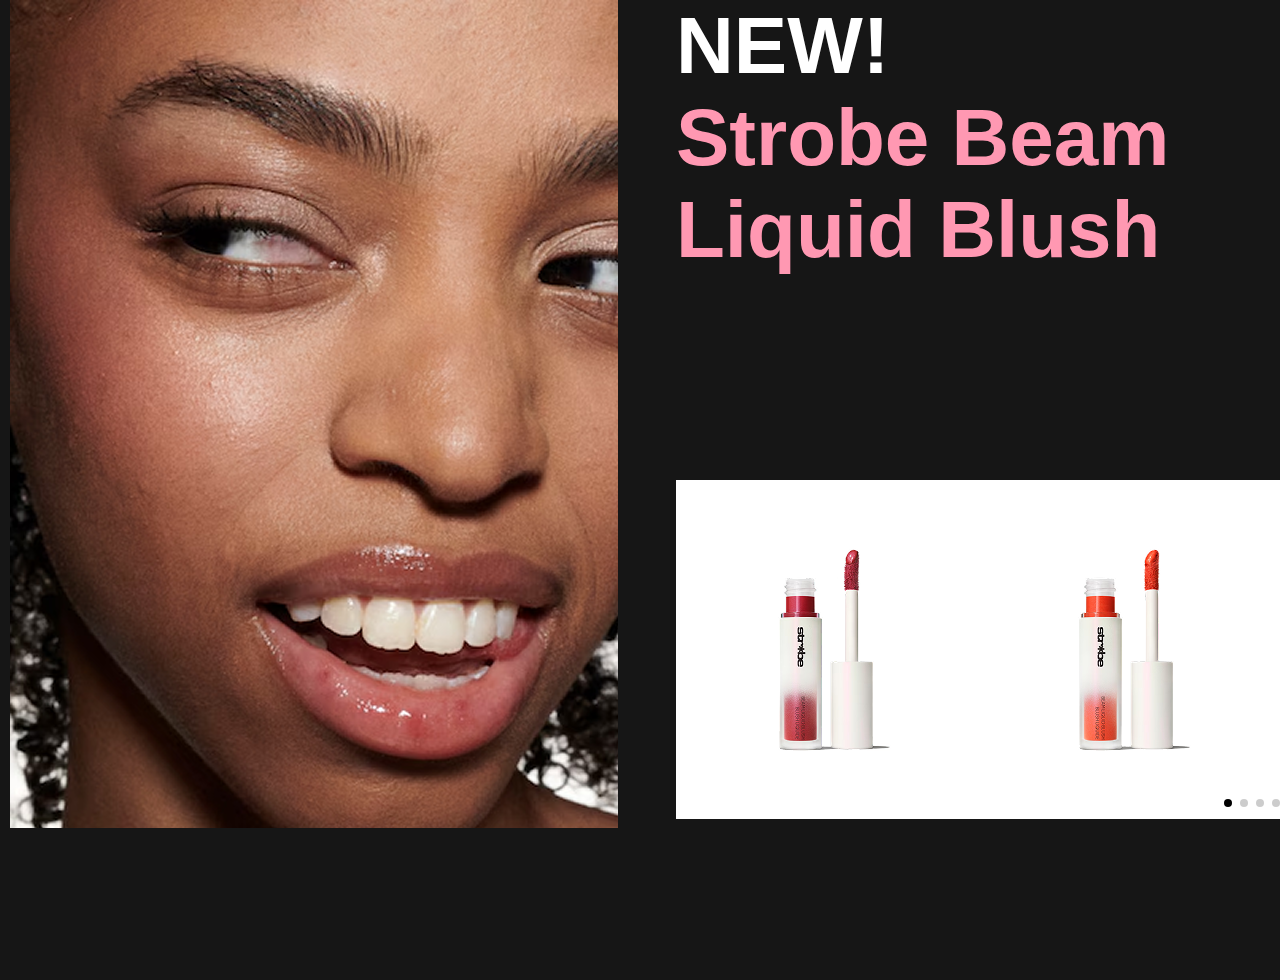
<file: section_mid_2/md_2.html>
<!DOCTYPE html>
<html lang="en">
<head>
  <meta charset="UTF-8">
  <meta name="viewport" content="width=device-width, initial-scale=1.0">
  <title>MD2</title>

  <!-- 스와이퍼 -->
  <link rel="stylesheet" href="https://cdn.jsdelivr.net/npm/swiper@11/swiper-bundle.min.css" />

  <link rel="stylesheet" href="md_2.css">
</head>

<body>
  <section class="mid_2">
    <div class="mid_box_2 margin flex">
      <div class="md2_img_box">
        <img src="/mac_img/md2_img.png" alt="">
      </div>
      <div class="md2_content white">
        <div class="md2_content_1">
          <div class="content_text_1">
            <span>
              NEW!
              <br>
              <div style="color: #FF98B2;">
                Strobe Beam 
              <br>
              Liquid Blush
              </div>
            </span>
          </div>
          <div class="content_text_2 flex">
            <span>나만의 컬러 찾기</span>
          </div>
        </div>

        <div class="md2_content_2">
          <div class="swiper mySwiper">
            <div class="swiper-wrapper">

              <div class="swiper-slide">
                <img src="/mac_img/image 151.png" alt="">
              </div>
              <div class="swiper-slide">
                <img src="/mac_img/image 152.png" alt=""></div>
              <div class="swiper-slide">
                <img src="/mac_img/image 153.png" alt="">
              </div>
              <div class="swiper-slide">
                <img src="/mac_img/image 154.png" alt="">
              </div>
              <div class="swiper-slide">
                <img src="/mac_img/image 155.png" alt="">
              </div>
              <div class="swiper-slide">
                <img src="/mac_img/image 156.png" alt="">
              </div>
              <div class="swiper-slide">
                <img src="/mac_img/image 157.png" alt="">
              </div>
              <div class="swiper-slide">
                <img src="/mac_img/image 158.png" alt="">
              </div>
              <div class="swiper-slide">
                <img src="/mac_img/image 159.png" alt="">
              </div>
              <div class="swiper-slide">
                <img src="/mac_img/image 160.png" alt="">
              </div>
            </div>
            <div class="swiper-pagination"></div>
          </div>
        </div>
      </div>
    </div>
  </section>

  <script src="https://cdn.jsdelivr.net/npm/swiper@11/swiper-bundle.min.js"></script>
  <script src="md_2.js"></script>
</body>
</html>
</file>
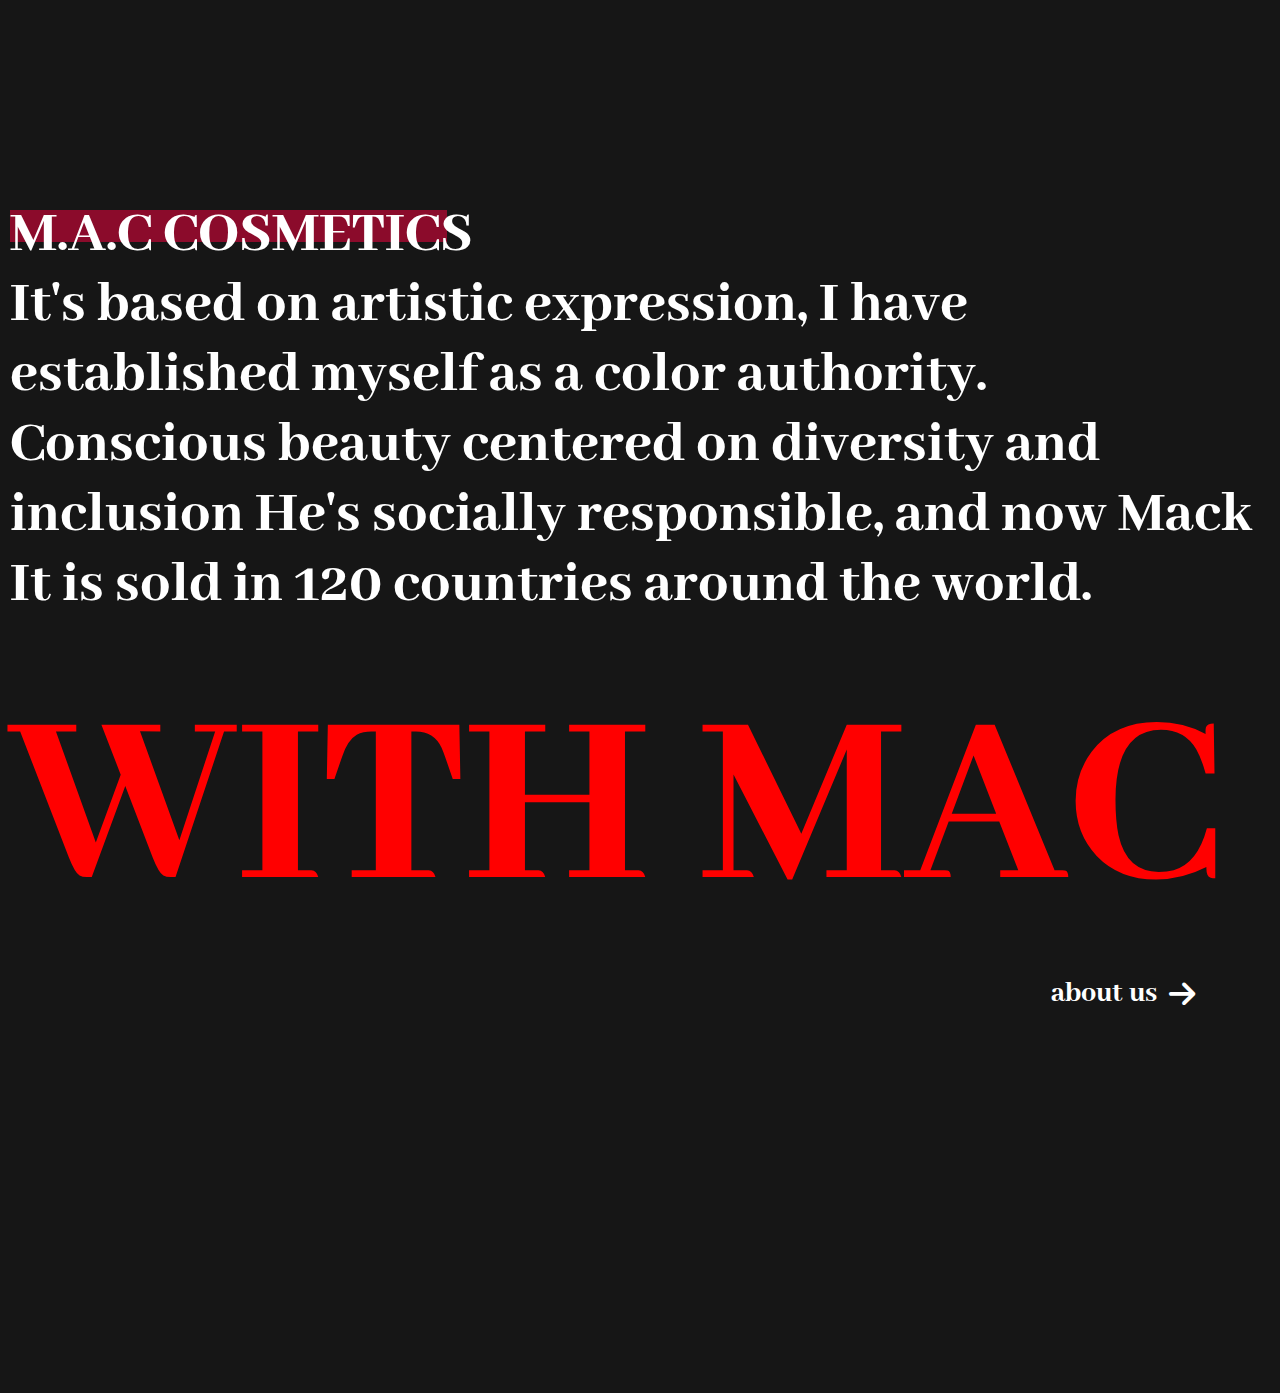
<file: section_mid_3/md_3.html>
<!DOCTYPE html>
<html lang="en">
<head>
  <meta charset="UTF-8">
  <meta name="viewport" content="width=device-width, initial-scale=1.0">
  <title>md3</title>

  <link rel="stylesheet" href="/section_mid_3/md_3.css">
  <script src="https://cdnjs.cloudflare.com/ajax/libs/jquery/3.7.1/jquery.min.js"></script>

  <!-- 폰트어썸 -->
  <link rel="stylesheet" href="https://cdnjs.cloudflare.com/ajax/libs/font-awesome/6.5.2/css/all.min.css" />

  <!-- 구글폰트 -->
  <link rel="preconnect" href="https://fonts.googleapis.com">
  <link rel="preconnect" href="https://fonts.gstatic.com" crossorigin>
  <link href="https://fonts.googleapis.com/css2?family=Abhaya+Libre:wght@400;500;600;700;800&family=Red+Hat+Display:ital,wght@0,300..900;1,300..900&family=Roboto:ital,wght@0,100..900;1,100..900&display=swap" rel="stylesheet">

</head>

<body>

  <div class="gap"></div>

  <section class="section_mid_3 margin">
    <div class="mid_color_box"></div>
    <div class="mid_3_box abhaya-libre-extrabold white">
      <div class="mid_3_text_box1">
        <span>
          M.A.C COSMETICS
          <br>
          It's based on artistic expression, I have
          <br>
          established myself as a color authority.
          <br>
          Conscious beauty centered on diversity and 
          <br>
          inclusion He's socially responsible, and now Mack
          <br>
          It is sold in 120 countries around the world.
        </span>
      </div>
      <div class="mid_3_text_box2">
        <span>WITH MAC</span>
      </div>
      <div class="mid_3_text_box3">
        <span>about us</span>
        <i class="fa-solid fa-arrow-right white"></i>
      </div>

     
    </div>

    <div class="cursor"></div>
    <div class="cursor-shadow"></div>
  </section>

<script src="/section_mid_3/md_3.js"></script>


</body>
</html>
</file>
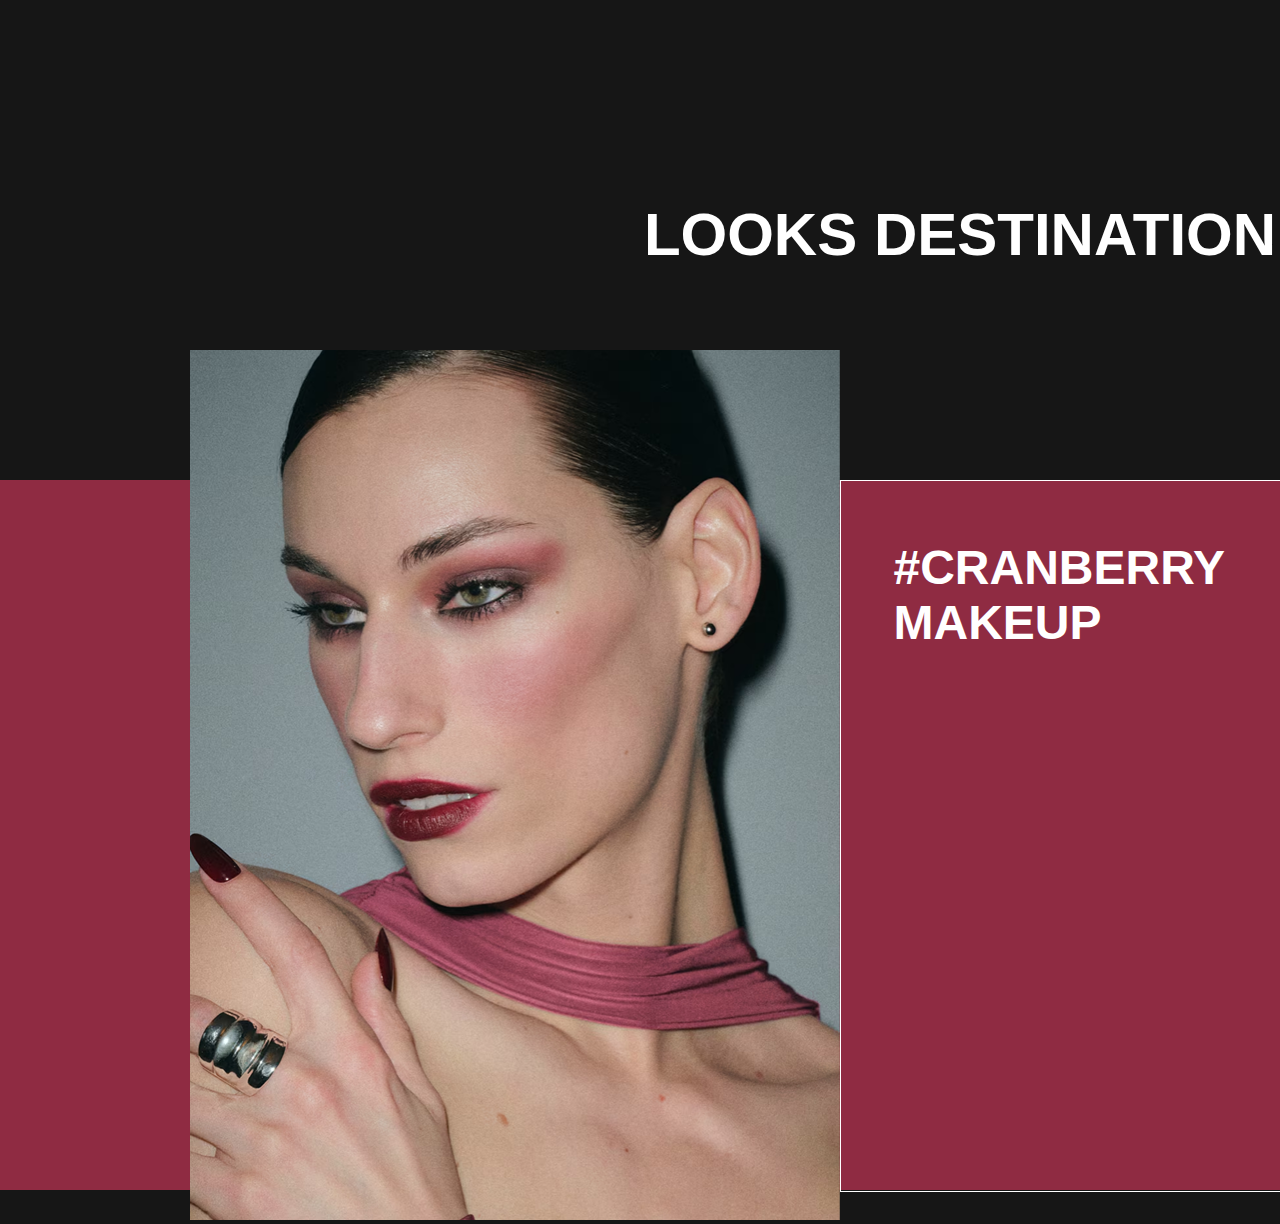
<file: section_mid_4/md_4.html>
<!DOCTYPE html>
<html lang="en">
<head>
  <meta charset="UTF-8">
  <meta name="viewport" content="width=device-width, initial-scale=1.0">
  <title>md4</title>

  <link rel="stylesheet" href="/section_mid_4/md_4.css">
</head>
<body>
  <div class="gap"></div>

  <section class="section_mid_4">
    <div class="mid_4_text_box white flex flex-jc-c ai-c">
      <span>LOOKS DESTINATION </span>
    </div>
    <div class="mid_4_box1 relative flex flex-jc-c">
      <div class="mid4_bg"></div>
      <div class="mid4_img">
        <img src="/mac_img/md4_img1.png" alt="">
      </div>
      <div class="mid4_content">
        <div class="content4_text white">
          <span>
            #CRANBERRY 
            <br>
            MAKEUP</span>
        </div>
        <div class="content4_slide"></div>
      </div>
    </div>
  </section>
</body>
</html>
</file>
<file: style.css>
/* 공통 */
body {
  width: 1920px;
  overflow-x: hidden;
  background-color: #161616;
  font-family: 'Pretendard', sans-serif;
}

/* 폰트 */
@import url('https://cdn.jsdelivr.net/npm/pretendard@1.3.6/dist/web/static/pretendard.css');

.anton-regular {
  font-family: "Anton", sans-serif;
  font-weight: 400;
  font-style: normal;
  letter-spacing: 0.04em;
}

/* 노멀라이즈 */
body, ul, li {
  margin: 0%;
  padding: 0%;
  list-style: none;
}

a {
  color: inherit;
  text-decoration: none;
}

/* 라이브러리 */
.flex {
  display: flex;
}

.flex-jc-c {
  justify-content: center;
}

.flex-ai-c {
  align-items: center;
}

.flex-as-c {
  align-self: center;
}

.flex-grow-1 {
  flex-grow: 1;
}

.text-ai-c{
  text-align: center;
}

.block {
  display: block;
}

.strong {
  font-weight: bold;
}

.white{
  color: white;
}

.margin{
  margin: 0 10px 0 10px;
}

.outline{
  outline: 1px solid red;
}

.object-fit{
  object-fit: cover;
}

.gap{
  width: 100%;
  height: 200px;
  background-color: #161616;
}

.relative{
  position: relative;
}

/* 탑바 시작 */
.topbar_box{
  height: 95px;
  width: 100%;
  background-color: black;
}

.topbar_menu{
  font-size: 14px;
  padding-left: 84px; 
}

.topbar_menu > ul {
  gap: 40px;
}

.search_form {
  display: inline-block;
  width: 130px;
  height: 20px;
}

.search_form > input {
  display: inline-block;
  width: 60%;
  height: 17px;
  position: relative;
  background-color: black;
  font-size: 14px;
  cursor: pointer;
}

.search_form > input[type="checkbox"] {
  margin: 0;
  padding: 0;
  border: 0;
  outline: 0;
  width: 100%;
  height: 100%;
  display: block;
  box-sizing: border-box;
  border-radius: 0;
  opacity: 0;
}

.search_form > input[type="checkbox"] + span::after {
  content: "검색어를 입력";
  font-weight: 100;
  font-size: 14px;
  position: absolute;
  top: 0;
  left: -30px;
  width: 100%;
  height: 100%;
  pointer-events: none;
  display: flex;
  align-items: center;
  justify-content: center;
  box-sizing: border-box;
}

.search_form > input[type="checkbox"]:checked + span::after {
  content: "";
}

.topbar_menu > ul > li {
  display: block;
}

.topbar_menu > ul > li > a > span {
  position: relative;
}

.topbar_menu > ul > li > a > span::after {
  content: "";
  position: absolute;
  top: 150%;
  left: 0;
  width: 0;
  height: 2px;
  background-color: red;
  transition: width .2s;
}

.topbar_menu > ul > li:hover > a > span::after {
  width: 100%;
}

.topbar_menu > ul > li > a > span::after {
  left: 50%;
  transform: translateX(-50%);
}

/* 탑바 검색부분 */
.topbar_search{
  margin-left: 520px;
  gap: 20px;
}

.topbar_search > .search_box {
  width: 204px;
  height: 36px;
  border-radius: 30px;
  border: 1px solid white;
}

.topbar_search > .search_box > i {
  margin: 0 13px 0 16px;
}

.topbar_search i {
  font-size: 18px;
  cursor: pointer;
}

.topbar_search > .search_mypage > nav {
  width:40px;
  padding: 10px;
  background-color: white;
  font-size: 10px;
  font-weight: 600;
  position: absolute;
  left: -17px;
  right: 0;
  top: 40px;
  z-index: 1;
  visibility: hidden;
  opacity: 0;
  transition: opacity 0.3s ease-in-out, visibility 0.3s ease-in-out;
}

.topbar_search > .search_mypage:hover > nav {
  visibility: visible;
  opacity: 1;
  cursor: pointer;
}

@keyframes search {

  0% {
    bottom: 10px;
    opacity: 0;
  }

  50% {
    opacity: 0.5;
  }

  100% {
    bottom: 0px;
    opacity: 1;
  }
}

/* 탑바 끝 */

/* 배너시작 */
.banner_box > .banner_img_box{
  width: 100%;
  height: 808px;
  align-items: center;
}

/* 배너 텍스트 */
.banner_box > .banner_txt{ 
  position: absolute;
  width: auto;
  height: auto;
  top: 195px;
  margin-left: 194px;
  gap: 40px;
  flex-direction: column;
}

.banner_box > .banner_txt > div {
  animation-name: Banner;
  animation-duration: 1s;
  position:relative;
}

@keyframes Banner {
  0% {
    bottom: -30px;
    opacity: 0;
  }

  50% {
    bottom: -15px;
    opacity: 0;
  }


  100% {
    bottom: 0px;
    opacity: 1;
  }
}

.banner_box > .banner_txt > div:nth-child(4) {
  animation-name: Banner_1;
  animation-duration: 1.3s;
  position:relative;
}

@keyframes Banner_1 {
  0% {
    bottom: -30px;
    opacity: 0;
  }

  50% {
    bottom: -15px;
    opacity: 0;
  }


  100% {
    bottom: 0px;
    opacity: 1;
  }
}

.banner_box > .banner_txt > div:nth-child(1) {
  font-size: 20px;
  font-weight: 400;
  margin-bottom: -20px;
}

.banner_box > .banner_txt > div:nth-child(2) {
  font-size: 30px;
  font-weight: 700;
}

.banner_box > .banner_txt > div:nth-child(3) {
  font-size: 16px;
  font-weight: 700;
}

.banner_box > .banner_txt > div:nth-child(4) {
  font-size: 16px;
  font-weight: 700;
  width: 116px;
  height: 34px;
  color: black;
  background-color: white;
  border-radius: 110px;
  cursor: pointer;
}

.banner_box > .banner_txt > div:nth-child(4):hover{
  background-color: #000;
  color: #fff;
  transition: background-color 0.2s ease-in-out, color 0.2s ease-in-out
}

/* 배너 끝 */

/* 중간섹션 1 시작 */
.section_mid_1 {
  position: relative;
  height: 1955px;
  padding-top: 130px;
  box-sizing: border-box;
}

.mid_bg{
  background-color:#902228;
  position: absolute;
  height: 1242px;
  width: 100%;
  top: 207px;
  z-index: -2;
}

.mid_box{
  width: 100%;
  height: 100%;
}

.sec_mid_1__sticky {
  position: absolute;
  z-index:100;
  width: 100%;
  height: 100%;
}

/* 중간섹션-텍스트 */
.mid_box > .mid_txt {
  position: sticky;
  top: 0;
  left: 0;
  z-index: 100;
  pointer-events: none;
}

.mid_box > .mid_txt * {
  position: relative;
}

.mid_box > .mid_txt > .mid_text_box {
  width: 100%;
  top: 0;
  font-size: 120px;
  margin-bottom: 15px;
}

.mid_box > .mid_txt > .mid_text_box div {
  height: 100vh;
  display: flex;
  flex-direction: column;
  justify-content: space-between;
}

.mid_box > .mid_txt > .mid_text_box div p {
  margin: 0;
  padding: 0;
}

/* 중간섹션-이미지 */
.mid_img {
  max-width: 100%;
  z-index: 1;
  top: 0;
  position: absolute;
}

/* 스와이퍼 시작 */
.swiper {
  margin-top: 125px;
  width: 1532px;
  height: 630px;
  margin-left: auto;
  margin-right: auto;
  bottom: 100px;
}

.swiper-slide {
  text-align: center;
  font-size: 18px;
  display: flex;
  justify-content: center;
  align-items: center;
  gap: 100px;
}

.slide_box{
  width: 420px;
  height: 630px;
  border-radius: 50px;
  background-color: white;
}

.swiper-button-next,
.swiper-button-prev {
  color: white;
}

.swiper-pagination-bullet {
  background-color: white;
}

/* 상품박스 안에 있는 요소 시작 */

.slide_box_product{
  justify-content: space-between;
  width: 100%;
  height: 120px;
  box-sizing: border-box;
  padding: 25px;
}

.product_bestseller{
  flex-direction: column;
}

.product_bestseller > div:nth-child(2){
  width: 153px;
  height: 25px;
  background-color: white;
  border-radius: 50px;
  font-size: 15px;
  color: red;
  border: 1px solid black;
}

.bestseller_box{
  width: 153px;
  height: 25px;
  background-color: black;
  border-radius: 50px;
  font-size: 15px;
}

.product_add_bag{
  flex-direction: column;
  gap: 14px;
}

.icon{
  background-color: black;
  border-radius: 100%;
  width: 30px;
  height: 30px;
}

.icon > i {
  font-size:15px;
  cursor: pointer;
}

.slide_box_img img {
  display: block;
  width: 100%;
  height: 100%;
  width: 308px;
  height: 308px;
}

.slide_box_text{
  flex-direction: column;
  margin-top: 14px;
}

.slide_box_text span:nth-child(1){
  font-weight: 700;
  font-size: 24px;
}

.slide_box_text span:nth-child(2){
  font-weight: 200;
  font-size: 14px;
}

.slide_box_color{
  gap: 17px;
  margin-top: 28px;
}

.color_palette > ul > li {
  width: 20px;
  height: 20px;
  border-radius: 100%;
}

.slide_box_price {
  font-size: 24px;
  font-weight: 700;
  margin-top: 37px;
}
/* 중간섹션 1 끝 */

/* 중간섹션 2 시작 */

.mid_box_2{
  width: 100%;
  height: 980px;
  gap: 58px;
}

.md2_img_box {
  width: 608px;
  height: 828px;
  padding-left: 17px;
}

.md2_content {
  width: 1200px;
  height: 800px;
  flex-direction: column;
  justify-content: flex-start;
  height: 800px;
}

.content_text_1 {
  font-size: 80px;
  margin-top: -24px;
}

.content_text_2 {
  width: 100%;
  height: 127px;
  font-size: 24px;
  justify-content: right;
  align-items: flex-end;
  cursor: pointer;
  margin-bottom: 37px;
  padding-right: 40px;
  box-sizing: border-box;
}

.content_text_2 > span:hover {
  color: #E22424;
}

/* 아이콘 */
.content_text_2 > img {
  position: absolute;
  right: -6px;
  bottom: 30px;
}

/* 슬라이더 시작 */

.md2_content_2 {
  width: 1300px;
  height: 339px;
  background-color: white;
  margin-top: -11px;
  
}

.md2_content_2 > .swiper_md2 {
  width: 100%;
  height: 100%;
  color: black;
  cursor: pointer;
  top: -127px;
}

.md2_content_2 > .swiper_md2  .swiper-slide {
  font-size: 18px;
  background: #fff;
  width: 100%;
  height: 100%;
}

.swiper_md2 > .swiper-wrapper > .swiper-slide img {
  display: block;
  object-fit: cover;
  width: 250px;
  height: 250px;
}

.swiper-pagination_md2 {
  --swiper-theme-color:black;
}
/* 중간섹션 2 끝 */

/* 중간섹션3 시작 */

.abhaya-libre-extrabold {
  font-family: "Abhaya Libre", serif;
  font-weight: 800;
  font-style: normal;
}

.mid_color_box{
  width: 437px;
  height: 32px;
  background-color: #FF0040;
  opacity: 0.5;
  position: absolute;
  top: 10px;
  z-index: -1;
}

.mid_3_box{
  width: 100%;
  height: 1193px;
}

.mid_3_text_box1 {
  font-size: 60px;
  margin-bottom: 39px;
}

.mid_3_text_box2 {
  font-size: 260px;
}

.mid_3_text_box3 {
  font-size: 30px;
  width: 225px;
  height: 57px;
  display: flex;
  justify-content: center;
  align-items: center;
  margin-left: 1000px;
  gap: 12px;
  border-radius: 100px;
  transition: background-color 0.3s ease, color 0.3s ease, border 0.3s ease;
}

.mid_3_text_box3:hover{
  background-color: white;
  color: black;
  border: 1px solid white;
  cursor: pointer;
}

.mid_3_text_box3:hover > i {
  color: black;
}

/* 중간섹션3 끝 */

/* 중간섹션4 시작 */
/* mid_4_box1시작 */
.mid_4_box1{
  width: 100%;
}

.mid_4_text_box {
  width: 100%;
  height: auto;
  font-size: 60px;
  font-weight: 700;
  margin-bottom: 90px;
}

.mid4_bg {
  width: 100%;
  height: 710px;
  background-color: #8F2B42;
  position: absolute;
  top: 130px;
  z-index: -1;
}

.mid4_img img {
  width:650px;
  height: 870px;
}

.mid4_content {
  width: 889px;
  height: 710px;
  margin-top: 130px;
}

.mid4_content > .content4_text {
  font-size: 48px;
  font-weight: 600;
  margin: 59px 0 0 45px;
}

.content4_slide {
  width: 950px;
  height: 531px;
}

/* md4 스와이퍼 시작 */
.swiper_md4 {
  width: 100%;
  height: 100%;
  margin-left: auto;
  margin-right: auto;
}

.swiper_md4 > .swiper-wrapper {
  width: 1070px;
  box-sizing: border-box;
}

.swiper_md4 > .swiper-wrapper > .swiper-slide {
  text-align: center;
  display: flex;
  justify-content: center;
  align-items: center;
}

.md4_slide_box {
  width: 383px;
  height: 370px;
  background-color: white;
  cursor: pointer;
}

.md4_slide_box .md4_img_box img{
  width: 220px;
}

.swiper_md4 > .swiper-wrapper > .swiper-slide img {
  width: 207px;
  height: 207px;
  object-fit: cover;
}

.content4_slide > .swiper_md4 > .swiper-button-next,
.content4_slide > .swiper_md4 > .swiper-button-prev {
  position: absolute;
  top: 50px;
  margin-left: 40px;
  transform:scale(.4);
}

.swiper_md4 >  .swiper-button-prev {
  left: 0px; /* '이전' 버튼 왼쪽 위치 */
}

.swiper_md4 > .swiper-button-next {
  left: 40px; /* '다음' 버튼 오른쪽 위치 */
}

.md4_color {
  width: 100%;
  height: 35px;
}

.md4_color_box {
  width: 18px;
  height: 18px;
  border-radius: 100%;
  margin-left: 26px;
}

.slide_box_2 .md4_color_box {
  background-color: #651D2A;
}

.slide_box_3 .md4_color_box {
  background-color: #BB5B59;
}

.slide_box_5 .md4_color_box {
  background-color: #935D69;
}

.slide_box_7 .md4_color_box {
  background-color: #C2A386;
}

.slide_box_8 .md4_color_box {
  background-color: #DB6263;
}

.slide_box_9 .md4_color_box {
  background-color: #1D1E21;
}

.slide_box_10 .md4_color_box {
  background-color: #EFD4CE;
}

.slide_box_11 .md4_color_box {
  background-color: #000;
}

.md4_color_name {
  font-size: 14px;
  font-weight: 400;
  margin-left: 8px;
}

.md4_text_box {
  flex-direction: column;
  font-size: 20px;
  font-weight: 700;
  gap: 20px;
}

.md4_text_box div:nth-child(1) {
  width: 100%;
  height: 50px;
  display: flex;
  justify-content: center;
  align-items: center;
  text-align: center;
}

.mid_4_margin {
  width: 100%;
  height: 146px;
}

/* mid_4_box2시작 */
.mid_4_box2 > .mid4_bg {
  width: 100%;
  height: 710px;
  background-color: #FF98B2;
  position: absolute;
  top: 130px;
  z-index: -1;
}

.mid_4_box2 > .mid4_content > .content4_text {
  font-size: 48px;
  font-weight: 600;
  margin: 59px 0 0 29px;
}

.mid_4_box2 > .mid4_content > .content4_slide {
  width: 100%;
  height: 531px;
}

.swiper_md4 > .swiper-button-prev-2 {
  left: -20px;
}

.swiper_md4 > .swiper-button-next-2 {
  left: 20px;
}  

/* 중간섹션4 끝 */

/* 텍스트 애니메이션 시작 */

.txt_ani {
  background-color: white;
  width: 1920px;
  height: 151px;
}

.txt_ani > div {
  width: 100%;
  height: 151px;
  transform: translateX(100%);
  animation: example1 25s linear infinite;
}

@keyframes example1 {
  0% {
    transform: translateX(100%);
}

  100% {
    transform: translateX(-100%);
}

}

.txt_ani > div > ul {
  position:absolute;
  white-space:nowrap;
  border:text;
  top: 0px;
  right: 0px;
  bottom: 0px;
  left: 0px;
  user-select: none;
  font-size: 100px;
  font-weight: 900;
  letter-spacing: 10px;
}

.txt_ani > div > ul > li {
  --border-width: 2.5px;
  --color: rgba(0, 0, 0, 1);
  color: white;
  text-shadow: 
    calc(var(--border-width) * -1) 0 0 var(--color), 
    calc(var(--border-width) * 1) 0 0 var(--color), 
    0 calc(var(--border-width) * -1) 0 var(--color), 
    0 calc(var(--border-width) * 1) 0 var(--color);
}

/* 텍스트 애니메이션 끝 */

/* 인스타그램 시작 */
.sns_box {
  width: 100%;
  height: 576px;
}

.sns_text {
  width: 100%;
  height: auto;
  font-size: 30px;
  font-weight: 600;
  margin: 90px 0 85px 0;
}

.swiper_sns {
  width: 100%;
  margin-bottom: 50px;
  overflow: visible;
}

.swiper_sns > .swiper-wrapper {
  margin-left: auto;
  margin-right: auto;
  cursor: pointer;
}

.swiper_sns > .swiper-wrapper > .swiper-slide {
  width: 320px;
  height: 320px;
  background: #fff;
  display: flex;
  justify-content: center;
  align-items: center;
}

.swiper_sns > .swiper-wrapper >  .swiper-slide img {
  display: block;
  object-fit: cover;
  width: 100%;
  height: 100%;
}

.swiper-slide-active,
.swiper-slide-active + .swiper-slide,
.swiper-slide-active + .swiper-slide + .swiper-slide,
.swiper-slide-active + .swiper-slide + .swiper-slide + .swiper-slide {opacity:1}

.sns_play{
  position: absolute;
  z-index: 15;
}
/* 인스타그램 끝 */

/* footer시작 */
.footer_top {
  width: 100%;
  height: 41px;
  background-color: #232323; 
  border-bottom: 3px solid white;
}

.footer_top_text_box {
  width: 100%;
  height: 100%;
  font-size: 13px;
  gap: 80px;
  margin-left: 20px;
}

.footer_top_text_box > span {
  cursor: pointer;
}

.footer_bottom {
  width: 100%;
  height: 554px;
  background-color: #000;
  gap: 76px;
}

/* left */
.b_img_box img {
  width: 312px;
  height: 57px;
  margin: 149px 0 0 124px;
}

.b_txt {
  font-size: 12px;
  color: #808080;
  margin: 149px 0 0 124px;
}

/* right */
.b_right_1 {
  font-size: 13px;
  font-weight: 500; /* 미디엄 */
  margin-top: 149px;
  gap: 50px;
  white-space: nowrap;
}

.b_right_1  span {
  cursor: pointer;
}

.divider {
  padding: 0 10px; /* 구분선 앞뒤로 여백 추가 */
}

.b_right_2 {
  margin-top: 89px;
  gap: 100px;
}

.title {
  font-size: 12px;
  font-weight: 700;
  margin-bottom: 37px;
}

.info {
  font-size: 12px;
  font-weight: 400;
  color: #8F8C8C;
}

.info > li {
  margin-bottom: 8px;
}

.info > li:hover {
  color: white;
  cursor: pointer;
  transition: color 0.3s ease
}

/* 확인 */
/* footer끝 */
</file>
<file: section_mid_2/md_2.css>
body {
  width: 1920px;
  background-color: #161616;
  font-family: 'Pretendard', sans-serif;
}

/* 폰트 */
@import url('https://cdn.jsdelivr.net/npm/pretendard@1.3.6/dist/web/static/pretendard.css');


/* 노멀라이즈 */
body, ul, li {
  margin: 0%;
  padding: 0%;
  list-style: none;
}

a {
  color: inherit;
  text-decoration: none;
}

/* 라이브러리 */
.flex {
  display: flex;
}

.flex-jc-c {
  justify-content: center;
}

.flex-ai-c {
  align-items: center;
}

.flex-as-c {
  align-self: center;
}

.flex-grow-1 {
  flex-grow: 1;
}

.text-ai-c{
  text-align: center;
}

.block {
  display: block;
}

.strong {
  font-weight: bold;
}

.white{
  color: white;
}

.margin{
  margin: 0 10px 0 10px;
}

.outline{
  outline: 1px solid red;
}

.object-fit{
  object-fit: cover;
}

.gap{
  width: 100%;
  height: 200px;
  background-color: #161616;
}

.relative{
  position: relative;
}

/* md2 시작 */
.mid_box_2{
  width: 100%;
  height: 980px;
  gap: 58px;
}

.md2_img_box {
  width: 608px;
  height: 828px;
  object-fit: cover;
}

.md2_content {
  width: 1200px;
  height: 800px;
}

.content_text_1 {
  font-size: 80px;
  font-weight: 900;
}

.content_text_2 {
  width: 100%;
  height: 167px;
  font-size: 24px;
  justify-content: right;
  align-items: flex-end;
  cursor: pointer;
  margin-bottom: 37px;
}

.md2_content_2 {
  width: 1200px;
  height: 339px;
  background-color: white;
}

.swiper {
  width: 100%;
  height: 100%;
  color: black;
}

.swiper-slide {
  text-align: center;
  font-size: 18px;
  background: #fff;
  display: flex;
  justify-content: center;
  align-items: center;
  width: 100%;
}

.swiper-slide img {
  display: block;
  width: 100%;
  height: 100%;
  object-fit: cover;
  width: 250px;
  height: 250px;
}

.swiper-pagination {
  --swiper-theme-color:black;
}
/* md2 끝 */
</file>
<file: section_mid_3/md_3.css>
body {
  width: 1920px;
  background-color: #161616;
  font-family: 'Pretendard', sans-serif;
}

/* 폰트 */
@import url('https://cdn.jsdelivr.net/npm/pretendard@1.3.6/dist/web/static/pretendard.css');


/* 노멀라이즈 */
body, ul, li {
  margin: 0%;
  padding: 0%;
  list-style: none;
}

a {
  color: inherit;
  text-decoration: none;
}

/* 라이브러리 */
.flex {
  display: flex;
}

.flex-jc-c {
  justify-content: center;
}

.flex-ai-c {
  align-items: center;
}

.flex-as-c {
  align-self: center;
}

.flex-grow-1 {
  flex-grow: 1;
}

.text-ai-c{
  text-align: center;
}

.block {
  display: block;
}

.strong {
  font-weight: bold;
}

.white{
  color: white;
}

.margin{
  margin: 0 10px 0 10px;
}

.outline{
  outline: 1px solid red;
}

.object-fit{
  object-fit: cover;
}

.gap{
  width: 100%;
  height: 200px;
  background-color: #161616;
}

.relative{
  position: relative;
}

/* md3 시작 */

.abhaya-libre-extrabold {
  font-family: "Abhaya Libre", serif;
  font-weight: 800;
  font-style: normal;
}

.mid_color_box{
  width: 437px;
  height: 32px;
  background-color: #FF0040;
  opacity: 0.5;
  position: absolute;
  top: 210px;
  z-index: -1;
}

.mid_3_box{
  width: 100%;
  height: 1193px;
}

.mid_3_text_box1 {
  font-size: 60px;
  margin-bottom: 39px;
}

.mid_3_text_box2 {
  font-size: 260px;
  color: red;
}

.mid_3_text_box3 {
  font-size: 30px;
  width: 225px;
  height: 57px;
  display: flex;
  justify-content: center;
  align-items: center;
  margin-left: 1000px;
  gap: 12px;
  border-radius: 100px;
  transition: background-color 0.3s ease, color 0.3s ease, border 0.3s ease;
}

.mid_3_text_box3:hover{
  background-color: white;
  color: black;
  border: 1px solid white;
  cursor: pointer;
}

.mid_3_text_box3:hover > i {
  color: black;
}

.cursor {
  position: fixed;
  width: 20px;
  height: 20px;
  top: -300px;
  left: -300px;
  border-radius: 50%;
  background-color: white;
  pointer-events: none;
  transform: translate(-50%, -50%);
  z-index: 100;
  transition: width .1s, height .1s;
  mix-blend-mode: difference;
}

.cursor-shadow {
  position: fixed;
  width: 30px;
  height: 30px;
  top: -300px;
  left: -300px;
  border-radius: 50%;
  background-color: white;
  pointer-events: none;
  transform: translate(-50%, -50%);
  transition: width .1s, height .1s, top .1s, left .1s;
  z-index: 99;
  mix-blend-mode: difference;
}

.need-to-cursor-big .cursor-shadow {
  width: 100px;
  height: 100px;
}

.cursor-big {
  color: red;
  cursor: pointer;
}

/* 왜 안커지지 나중에 동영상 보기, 텍스트 애니메이션 수정? */
/* md3 끝 */
</file>
<file: section_mid_4/md_4.css>
body {
  width: 1920px;
  background-color: #161616;
  font-family: 'Pretendard', sans-serif;
}

/* 폰트 */
@import url('https://cdn.jsdelivr.net/npm/pretendard@1.3.6/dist/web/static/pretendard.css');


/* 노멀라이즈 */
body, ul, li {
  margin: 0%;
  padding: 0%;
  list-style: none;
}

a {
  color: inherit;
  text-decoration: none;
}

/* 라이브러리 */
.flex {
  display: flex;
}

.flex-jc-c {
  justify-content: center;
}

.flex-ai-c {
  align-items: center;
}

.flex-as-c {
  align-self: center;
}

.flex-grow-1 {
  flex-grow: 1;
}

.text-ai-c{
  text-align: center;
}

.block {
  display: block;
}

.strong {
  font-weight: bold;
}

.white{
  color: white;
}

.margin{
  margin: 0 10px 0 10px;
}

.outline{
  outline: 1px solid red;
}

.object-fit{
  object-fit: cover;
}

.gap{
  width: 100%;
  height: 200px;
  background-color: #161616;
}

.relative{
  position: relative;
}

/* md4 시작 */
.mid_4_box{
  width: 100%;
  height: 2295px;
}

.mid_4_text_box {
  width: 100%;
  height: auto;
  font-size: 60px;
  font-weight: 700;
  margin-bottom: 81px;
}

.mid4_bg {
  width: 100%;
  height: 710px;
  background-color: #8F2B42;
  position: absolute;
  top: 130px;
  z-index: -1;
}

.mid4_img img {
  width:650px;
  height: 870px;
}

.mid4_content {
  width: 889px;
  height: 710px;
  border: 1px solid white;
  margin-top: 130px;
}

.mid4_content > .content4_text {
  font-size: 48px;
  font-weight: 600;
  margin: 59px 0 0 53px;
}


/* md4 끝 */
</file>
